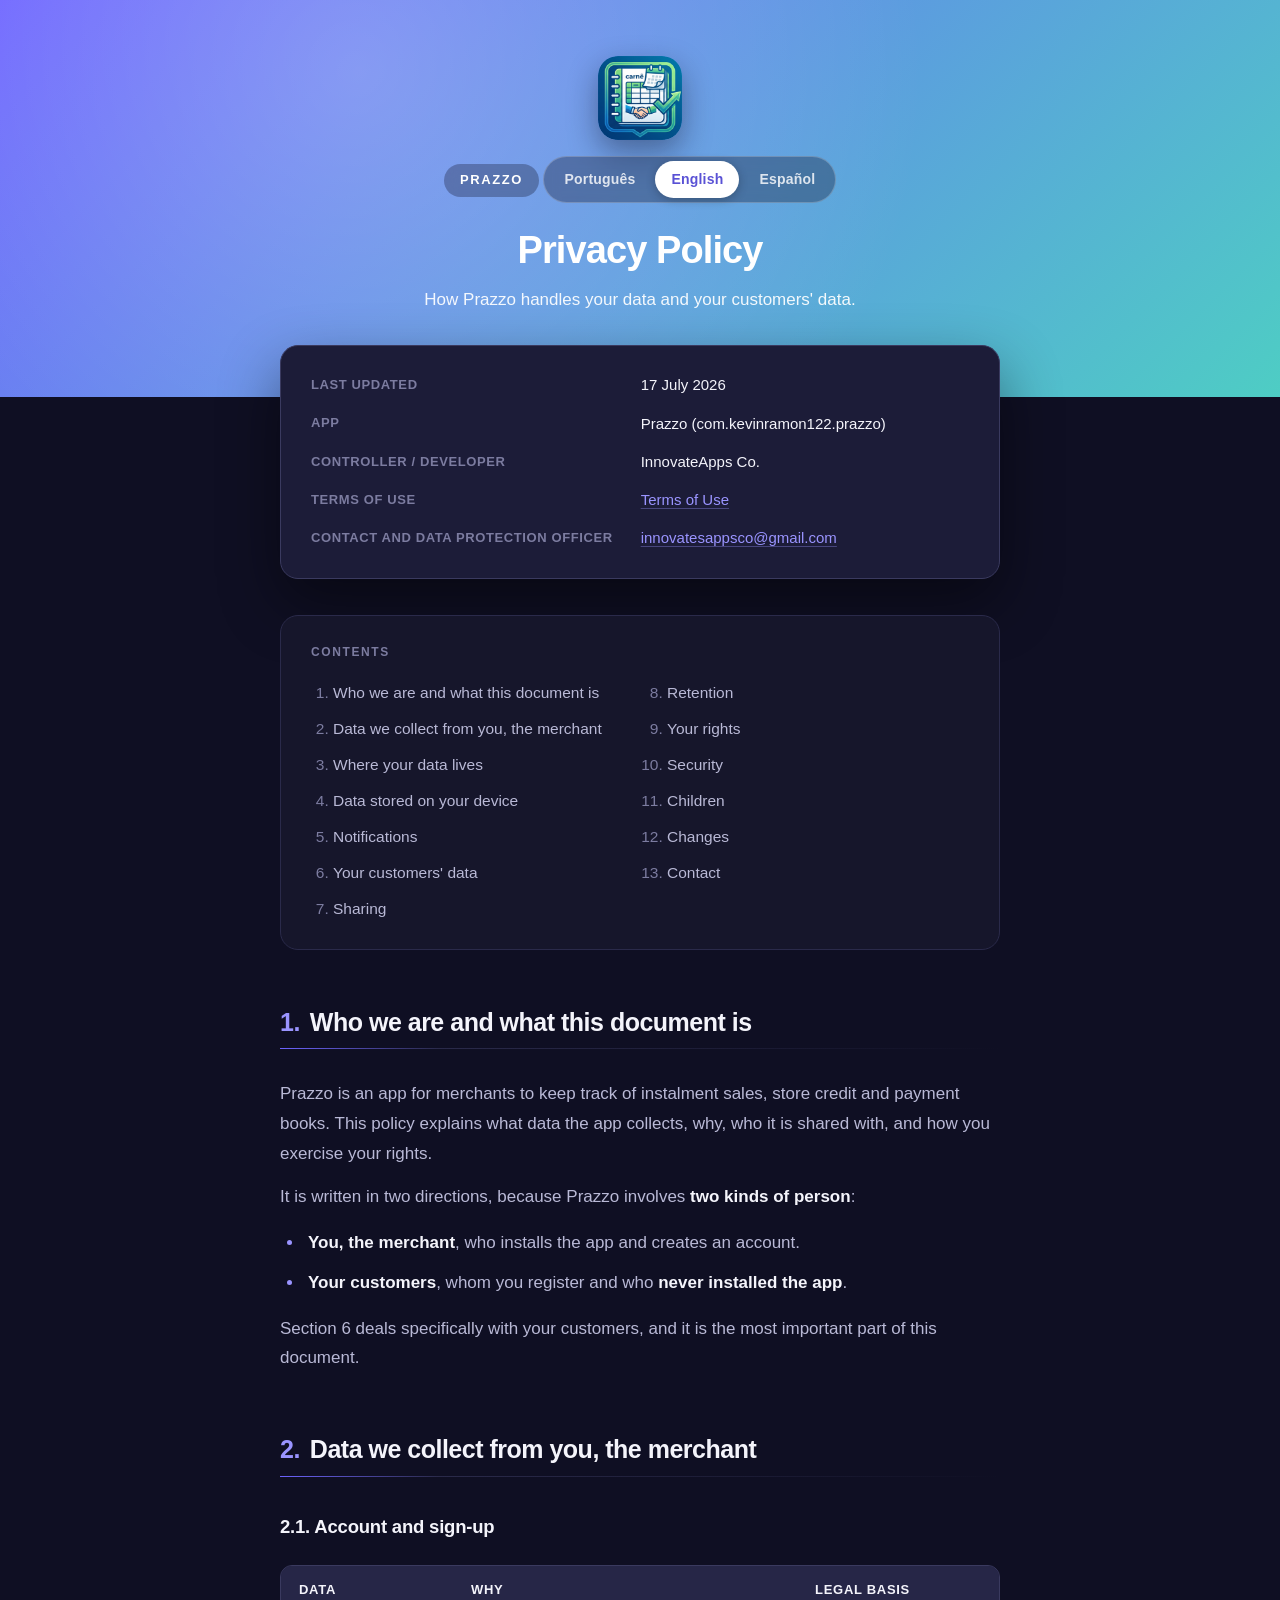
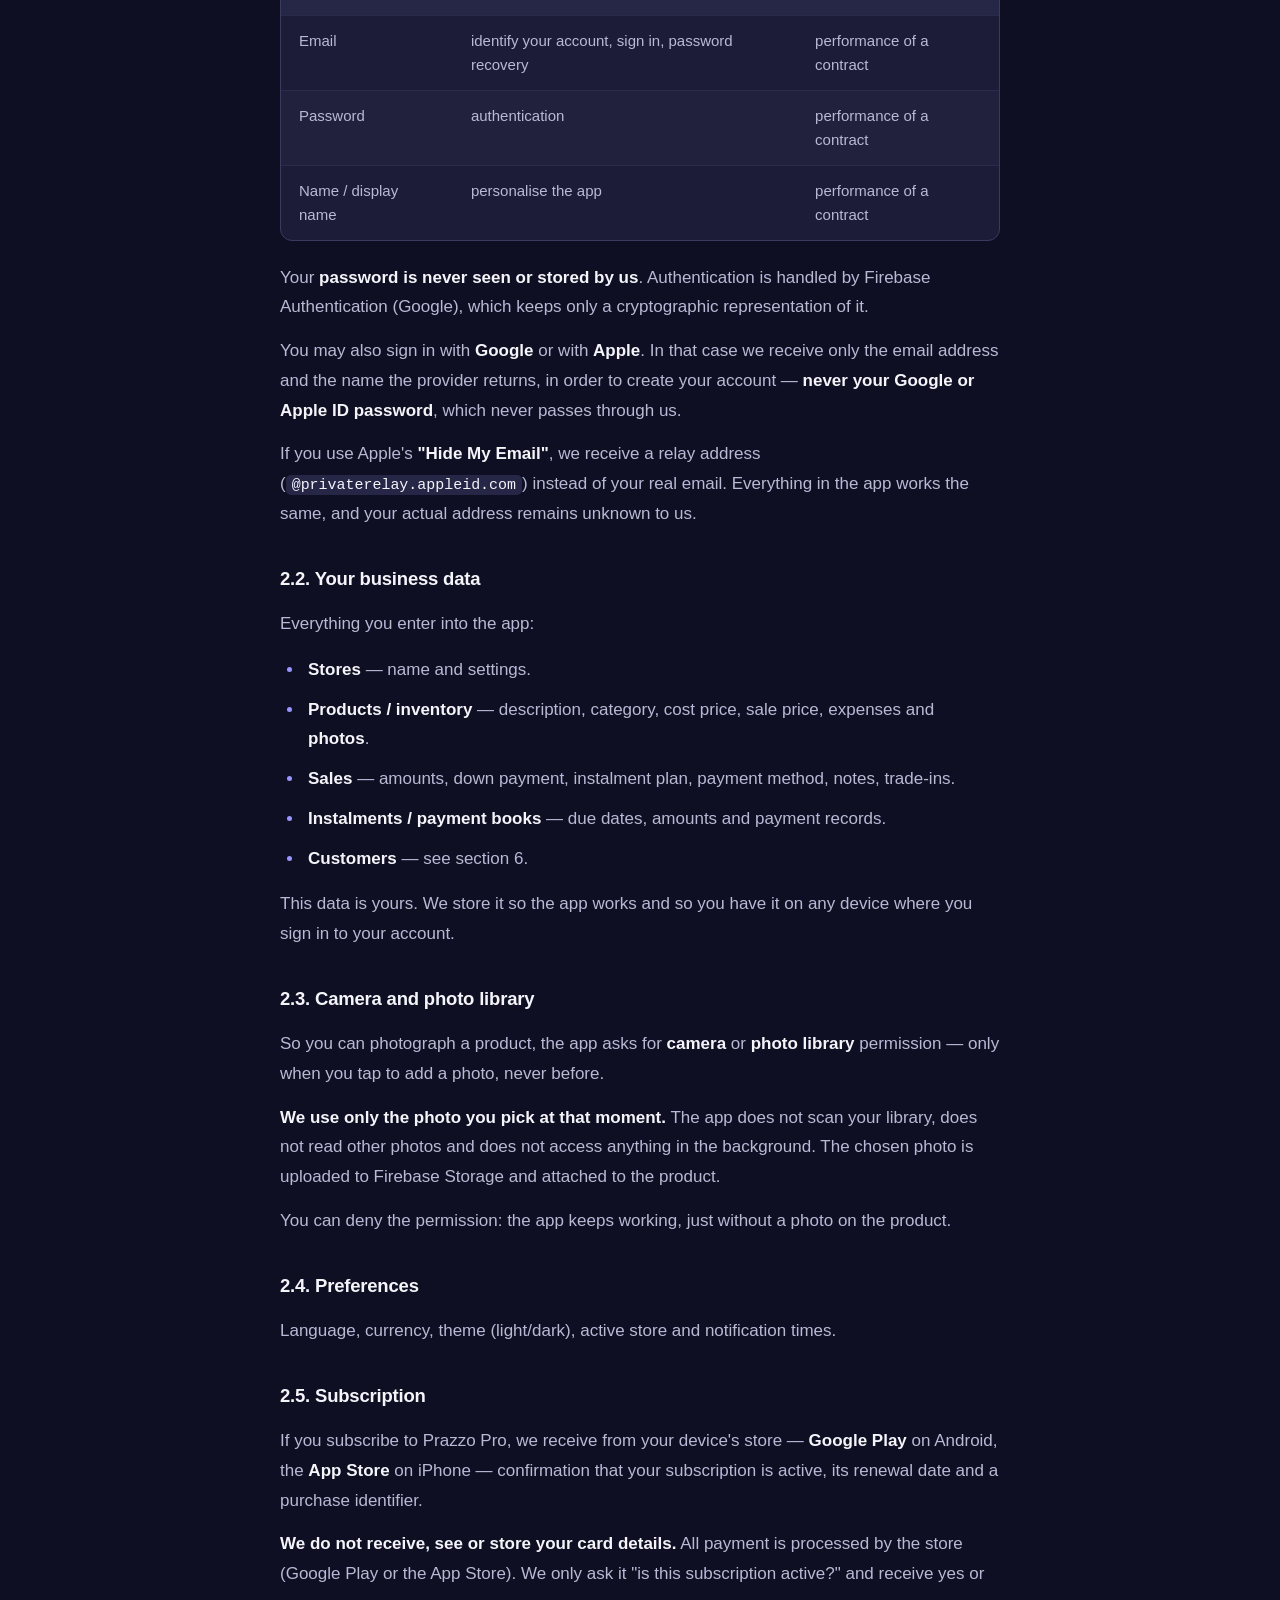
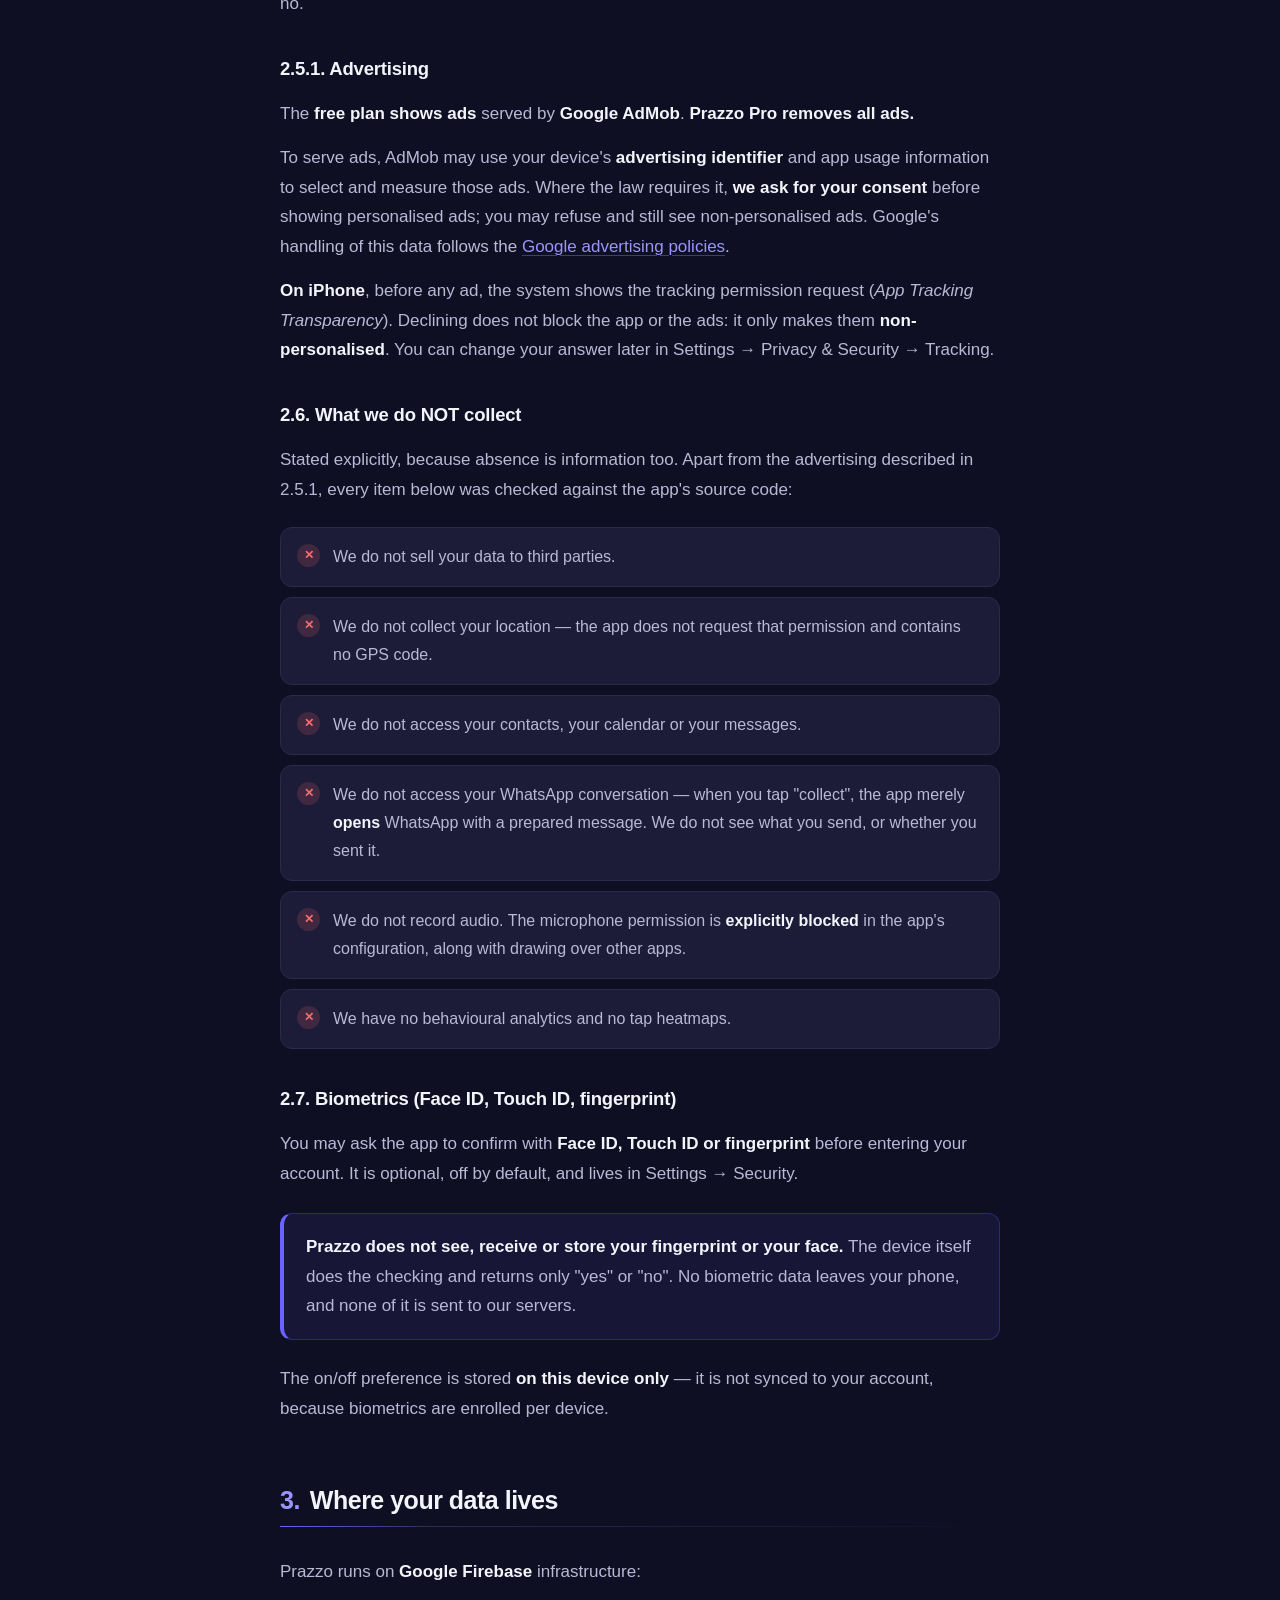
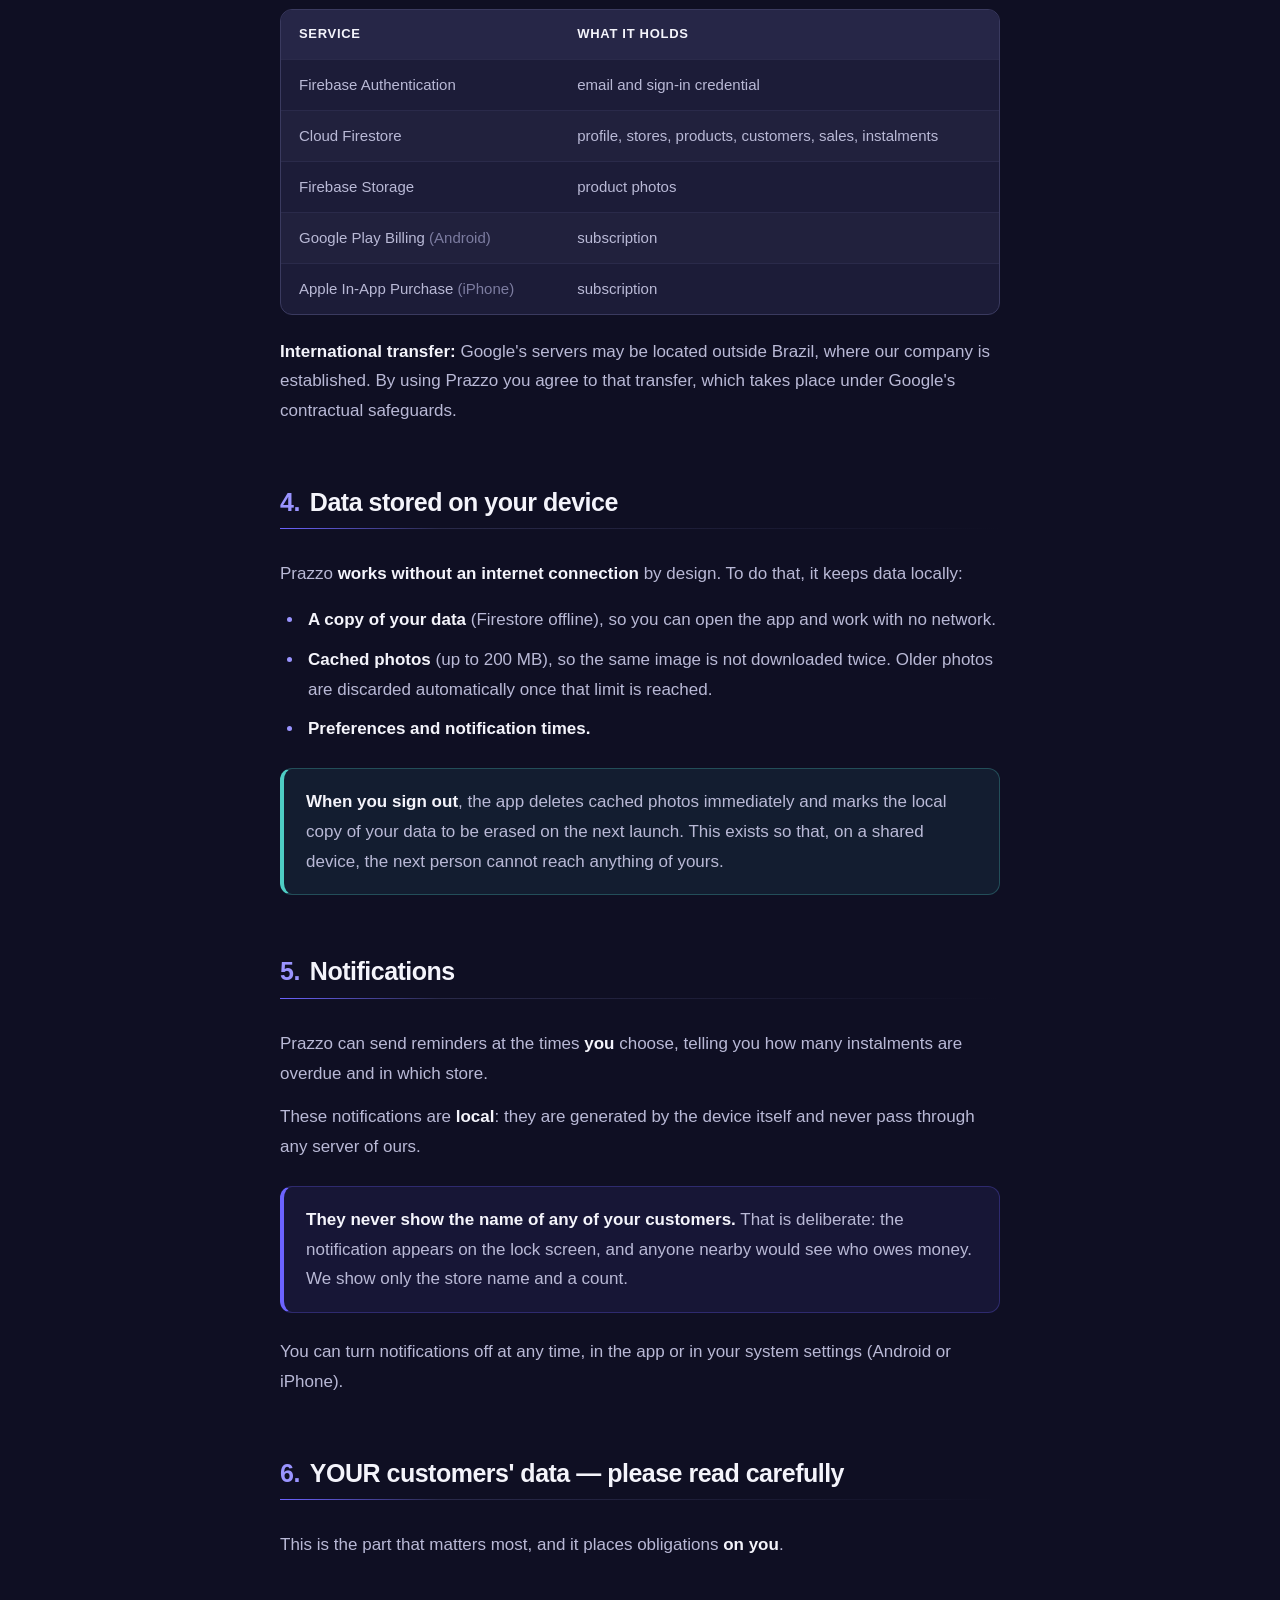
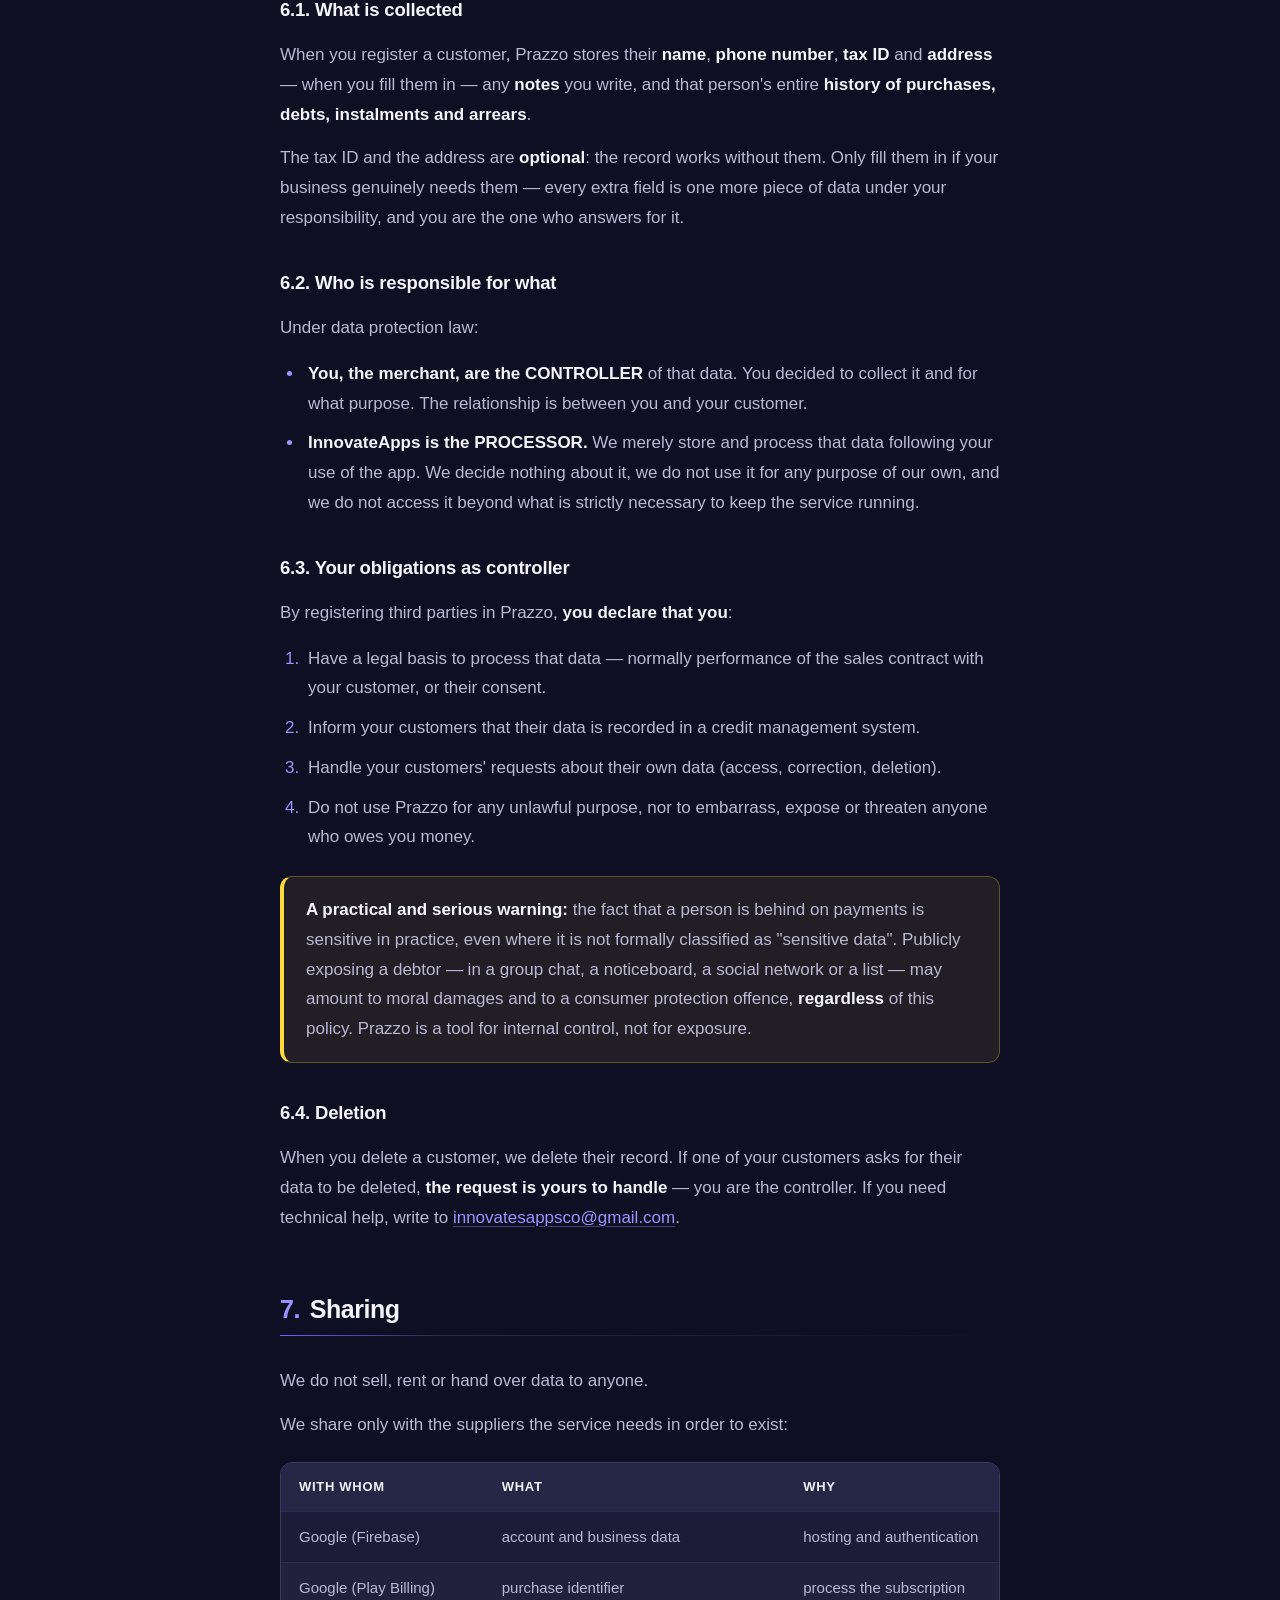
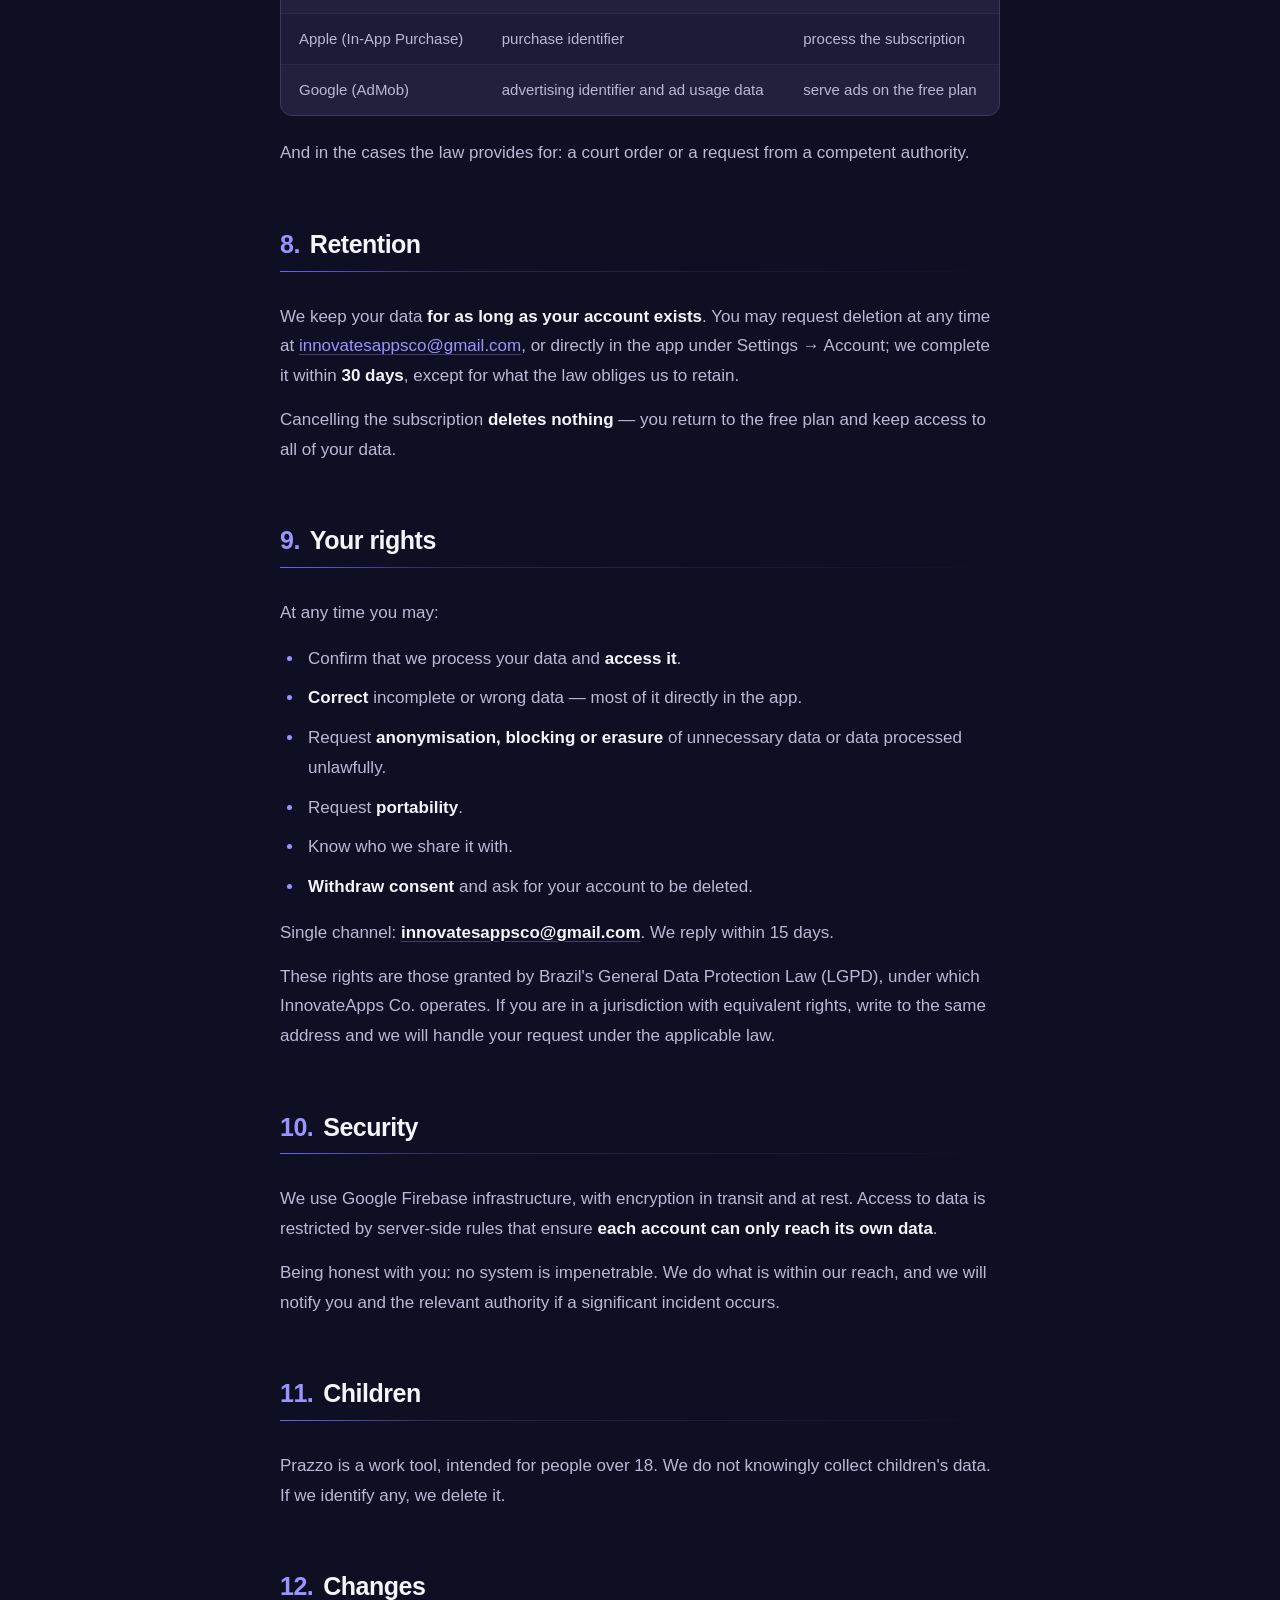
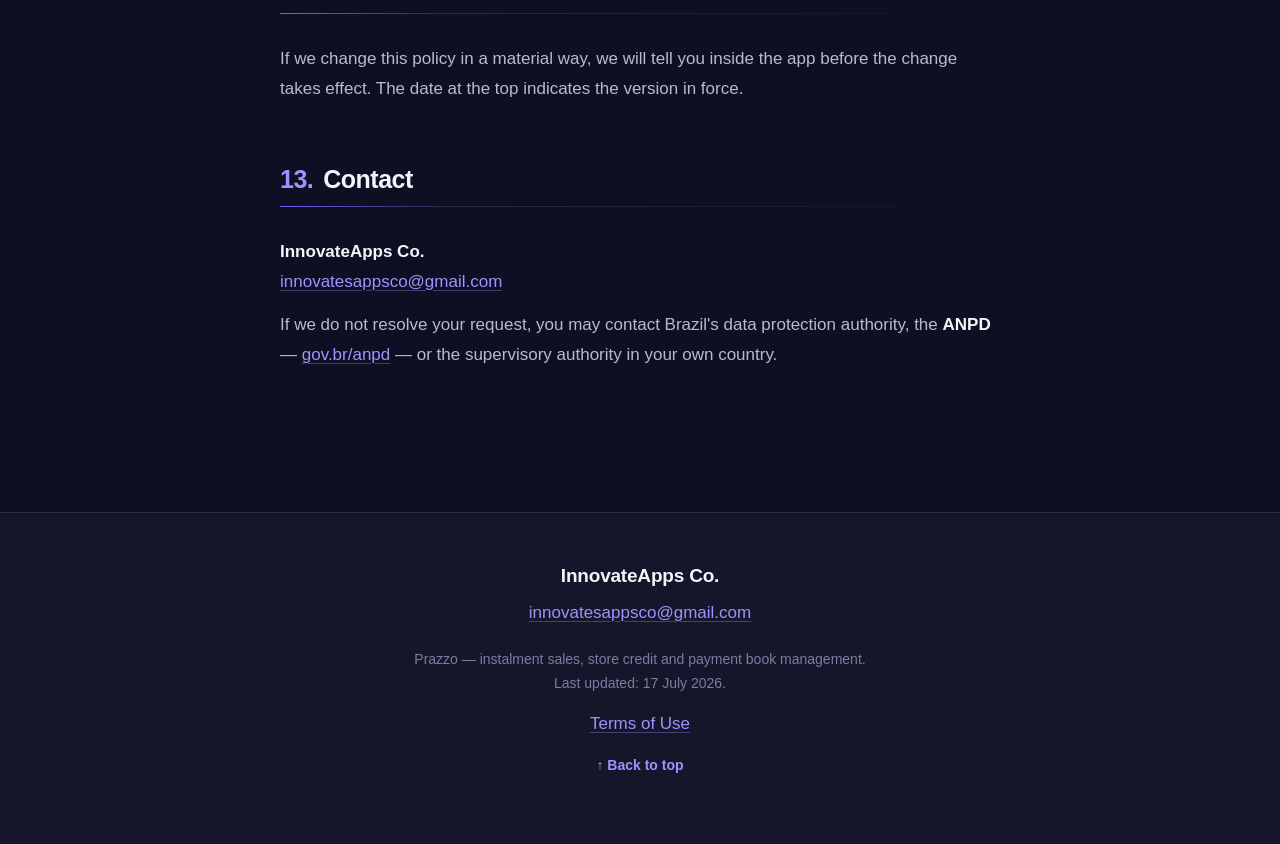
<file: index.html>
<!DOCTYPE html>
<html lang="pt-BR">
<head>
    <meta charset="UTF-8" />
    <meta name="viewport" content="width=device-width, initial-scale=1.0" />
    <meta name="robots" content="index, follow" />
    <meta name="description" content="Política de Privacidade do aplicativo Prazzo (português, inglês e espanhol) — controle de vendas a prazo, fiado e carnê. InnovateApps Co." />
    <title>Política de Privacidade — Privacy Policy — Política de Privacidad · Prazzo</title>

    <!--
      No <head> e antes da folha de estilo, de proposito: marca o idioma ativo
      ANTES da primeira pintura. Feito depois, a pagina apareceria em portugues
      por um instante e trocaria na frente do leitor.
    -->
    <script>
        (function () {
            var el = document.documentElement;
            el.className += ' js';
            var escolhido = null;
            try {
                escolhido = localStorage.getItem('prazzo-lang');
            } catch (e) {
                /* navegador com armazenamento bloqueado: segue pelo idioma do sistema */
            }
            var lang = escolhido || (navigator.language || 'pt').slice(0, 2).toLowerCase();
            // Idioma que nao falamos cai no ingles, nao no portugues: quem chega
            // de fora tem mais chance de ler ingles.
            if (['pt', 'en', 'es'].indexOf(lang) < 0) lang = 'en';
            el.setAttribute('data-active-lang', lang);
            el.setAttribute('lang', lang === 'pt' ? 'pt-BR' : lang);
        })();
    </script>

    <link rel="stylesheet" href="styles.css" />
    <link rel="icon" href="icon.png" type="image/png" />
    <link rel="apple-touch-icon" href="icon.png" />
</head>
<body>
    <header class="hero" id="top">
        <img class="hero-icon" src="icon.png" alt="Prazzo" width="84" height="84" />
        <span class="hero-badge">Prazzo</span>
        <nav class="lang-switch" aria-label="Idioma / Language / Idioma">
            <button type="button" data-set-lang="pt" aria-pressed="false">Português</button>
            <button type="button" data-set-lang="en" aria-pressed="false">English</button>
            <button type="button" data-set-lang="es" aria-pressed="false">Español</button>
        </nav>
        <div data-lang="pt">
            <h1>Política de Privacidade</h1>
            <p>Como o Prazzo trata os seus dados e os dos seus clientes.</p>
        </div>
        <div data-lang="en">
            <h1>Privacy Policy</h1>
            <p>How Prazzo handles your data and your customers' data.</p>
        </div>
        <div data-lang="es">
            <h1>Política de Privacidad</h1>
            <p>Cómo Prazzo trata tus datos y los de tus clientes.</p>
        </div>
    </header>

    <div data-lang="pt">
        <main class="container">
        <div class="meta-card">
            <dl class="meta-grid">
                <dt>Última atualização</dt>
                <dd>17 de julho de 2026</dd>
                <dt>Aplicativo</dt>
                <dd>Prazzo (com.kevinramon122.prazzo)</dd>
                <dt>Controlador / desenvolvedor</dt>
                <dd>InnovateApps Co.</dd>
                <dt>Termos de Uso</dt>
                    <dd><a href="termos.html">Termos de Uso</a></dd>
                    <dt>Contato e encarregado (DPO)</dt>
                <dd><a href="mailto:innovatesappsco@gmail.com">innovatesappsco@gmail.com</a></dd>
            </dl>
        </div>

        <nav class="toc" aria-label="Sumário">
            <h2>Sumário</h2>
            <ol>
                <li><a href="#pt-s1">Quem somos e o que é este documento</a></li>
                <li><a href="#pt-s2">Dados que coletamos de você, lojista</a></li>
                <li><a href="#pt-s3">Onde seus dados ficam</a></li>
                <li><a href="#pt-s4">Dados guardados no seu aparelho</a></li>
                <li><a href="#pt-s5">Notificações</a></li>
                <li><a href="#pt-s6">Os dados dos seus clientes</a></li>
                <li><a href="#pt-s7">Compartilhamento</a></li>
                <li><a href="#pt-s8">Retenção</a></li>
                <li><a href="#pt-s9">Seus direitos (LGPD)</a></li>
                <li><a href="#pt-s10">Segurança</a></li>
                <li><a href="#pt-s11">Crianças</a></li>
                <li><a href="#pt-s12">Mudanças</a></li>
                <li><a href="#pt-s13">Contato</a></li>
            </ol>
        </nav>

        <section id="pt-s1">
            <h2 class="section-title"><span class="num">1.</span>Quem somos e o que é este documento</h2>
            <hr class="section-divider" />
            <p>O Prazzo é um aplicativo para lojistas controlarem vendas a prazo, fiado e carnê. Esta política explica quais dados o aplicativo coleta, por que, com quem compartilha e como você exerce seus direitos.</p>
            <p>Ela é escrita em duas direções, porque o Prazzo tem <strong>dois tipos de pessoa</strong> envolvidos:</p>
            <ul class="clean">
                <li><strong>Você, lojista</strong>, que instala o aplicativo e cria uma conta.</li>
                <li><strong>Seus clientes</strong>, que você cadastra e que <strong>nunca instalaram o aplicativo</strong>.</li>
            </ul>
            <p>A seção 6 trata especificamente dos seus clientes, e é a parte mais importante deste documento.</p>
        </section>

        <section id="pt-s2">
            <h2 class="section-title"><span class="num">2.</span>Dados que coletamos de você, lojista</h2>
            <hr class="section-divider" />

            <h3>2.1. Cadastro e conta</h3>
            <div class="table-wrap">
                <table>
                    <thead>
                        <tr><th>Dado</th><th>Para quê</th><th>Base legal (LGPD)</th></tr>
                    </thead>
                    <tbody>
                        <tr><td>E-mail</td><td>identificar sua conta, login, recuperação de senha</td><td>execução de contrato (art. 7º, V)</td></tr>
                        <tr><td>Senha</td><td>autenticação</td><td>execução de contrato</td></tr>
                        <tr><td>Nome / nome de exibição</td><td>personalizar o aplicativo</td><td>execução de contrato</td></tr>
                    </tbody>
                </table>
            </div>
            <p>Sua <strong>senha nunca é vista nem armazenada por nós</strong>. A autenticação é feita pelo Firebase Authentication (Google), que guarda apenas uma representação criptográfica dela.</p>
            <p>Você também pode entrar com <strong>Google</strong> ou com <strong>Apple</strong>. Nesse caso recebemos apenas o e-mail e o nome que o provedor devolve, para criar sua conta — <strong>nunca a sua senha</strong> do Google ou do Apple ID, que não passa por nós.</p>
            <p>Se você usar o <strong>"Ocultar meu e-mail"</strong> da Apple, recebemos um endereço de redirecionamento (<code>@privaterelay.appleid.com</code>) em vez do seu e-mail real. Tudo no aplicativo funciona igual, e o seu endereço verdadeiro continua desconhecido para nós.</p>

            <h3>2.2. Dados do seu negócio</h3>
            <p>Tudo o que você cadastra no aplicativo:</p>
            <ul class="clean">
                <li><strong>Lojas</strong> — nome e configurações.</li>
                <li><strong>Produtos / estoque</strong> — descrição, categoria, preço de custo, preço de venda, despesas e <strong>fotos</strong>.</li>
                <li><strong>Vendas</strong> — valores, entrada, parcelamento, forma de pagamento, observações, trocas.</li>
                <li><strong>Parcelas / carnês</strong> — vencimentos, valores e baixas de pagamento.</li>
                <li><strong>Clientes</strong> — ver seção 6.</li>
            </ul>
            <p>Esses dados são seus. Nós os armazenamos para que o aplicativo funcione e para que você os tenha em qualquer aparelho onde entrar na sua conta.</p>

            <h3>2.3. Câmera e galeria de fotos</h3>
            <p>Para você fotografar um produto, o aplicativo pede permissão de <strong>câmera</strong> ou de <strong>galeria</strong> — só quando você toca em adicionar foto, nunca antes.</p>
            <p><strong>Usamos apenas a foto que você escolher naquele momento.</strong> O aplicativo não varre sua galeria, não lê outras fotos e não acessa nada em segundo plano. A foto escolhida é enviada para o Firebase Storage e vinculada ao produto.</p>
            <p>Você pode negar a permissão: o aplicativo continua funcionando, só sem foto no produto.</p>

            <h3>2.4. Preferências</h3>
            <p>Idioma, moeda, tema (claro/escuro), loja ativa e horários de notificação.</p>

            <h3>2.5. Assinatura</h3>
            <p>Se você assinar o Prazzo Pro, recebemos da loja do seu aparelho — <strong>Google Play</strong> no Android, <strong>App Store</strong> no iPhone — a confirmação de que sua assinatura está ativa, sua data de renovação e um identificador da compra.</p>
            <p><strong>Não recebemos, não vemos e não armazenamos os dados do seu cartão.</strong> Todo o pagamento é processado pela loja (Google Play ou App Store). Nós só perguntamos a ela "esta assinatura está ativa?" e recebemos sim ou não.</p>

            <h3>2.5.1. Publicidade</h3>
            <p>O <strong>plano gratuito exibe anúncios</strong> fornecidos pelo <strong>Google AdMob</strong>. O <strong>Prazzo Pro remove todos os anúncios</strong>.</p>
            <p>Para exibir anúncios, o AdMob pode usar o <strong>identificador de publicidade do seu aparelho (Advertising ID)</strong> e informações de uso do aplicativo para selecionar e medir os anúncios. Onde a lei exige (LGPD e regras da União Europeia), <strong>pedimos seu consentimento</strong> antes de exibir anúncios personalizados; você pode recusar e ainda assim ver anúncios não personalizados. O tratamento desses dados pelo Google segue as <a href="https://policies.google.com/technologies/ads" target="_blank" rel="noopener">políticas de publicidade do Google</a>.</p>
            <p><strong>No iPhone</strong>, antes de qualquer anúncio, o sistema exibe o pedido de permissão de rastreamento (<em>App Tracking Transparency</em>). Recusar não bloqueia o aplicativo nem os anúncios: apenas os torna <strong>não personalizados</strong>. Você pode mudar a resposta depois em Ajustes → Privacidade e Segurança → Rastreamento.</p>

            <h3>2.6. O que NÃO coletamos</h3>
            <p>Para ser explícito, porque a ausência também informa. Fora dos anúncios descritos em 2.5.1, cada item abaixo foi conferido no código do aplicativo:</p>
            <ul class="no-list">
                <li>Não vendemos seus dados a terceiros.</li>
                <li>Não coletamos sua localização — o aplicativo não pede essa permissão e não tem código de GPS.</li>
                <li>Não acessamos seus contatos, sua agenda nem suas mensagens.</li>
                <li>Não acessamos sua conversa de WhatsApp — quando você toca em "cobrar", o aplicativo apenas <strong>abre</strong> o WhatsApp com um texto pronto. Nós não vemos o que você envia nem se enviou.</li>
                <li>Não gravamos áudio. A permissão de microfone é <strong>explicitamente bloqueada</strong> na configuração do aplicativo, junto com a de sobrepor outras telas.</li>
                <li>Não temos analytics de comportamento nem mapa de calor de toques.</li>
            </ul>

            <h3>2.7. Biometria (Face ID, Touch ID, digital)</h3>
            <p>Você pode pedir que o aplicativo confirme com <strong>Face ID, Touch ID ou digital</strong> antes de entrar na sua conta. É opcional, vem desligado, e fica em Configurações → Segurança.</p>
            <div class="callout">
                <p><strong>O Prazzo não vê, não recebe e não armazena sua digital nem seu rosto.</strong> Quem confere é o próprio aparelho, e ele nos devolve apenas "sim" ou "não". Nenhum dado biométrico sai do seu celular, e nada disso é enviado para os nossos servidores.</p>
            </div>
            <p>A preferência de ligado/desligado fica gravada <strong>somente neste aparelho</strong> — ela não é sincronizada com a sua conta, porque a biometria é cadastrada por aparelho.</p>
        </section>

        <section id="pt-s3">
            <h2 class="section-title"><span class="num">3.</span>Onde seus dados ficam</h2>
            <hr class="section-divider" />
            <p>O Prazzo usa a infraestrutura do <strong>Google Firebase</strong>:</p>
            <div class="table-wrap">
                <table>
                    <thead>
                        <tr><th>Serviço</th><th>O que guarda</th></tr>
                    </thead>
                    <tbody>
                        <tr><td>Firebase Authentication</td><td>e-mail e credencial de acesso</td></tr>
                        <tr><td>Cloud Firestore</td><td>perfil, lojas, produtos, clientes, vendas, parcelas</td></tr>
                        <tr><td>Firebase Storage</td><td>fotos de produtos</td></tr>
                        <tr><td>Google Play Billing <span class="muted">(Android)</span></td><td>assinatura</td></tr>
                        <tr><td>In-App Purchase da Apple <span class="muted">(iPhone)</span></td><td>assinatura</td></tr>
                    </tbody>
                </table>
            </div>
            <p><strong>Transferência internacional:</strong> os servidores do Google podem estar fora do Brasil. Ao usar o Prazzo você concorda com essa transferência, que ocorre sob as salvaguardas contratuais do Google (art. 33 da LGPD).</p>
        </section>

        <section id="pt-s4">
            <h2 class="section-title"><span class="num">4.</span>Dados guardados no seu aparelho</h2>
            <hr class="section-divider" />
            <p>O Prazzo <strong>funciona sem internet</strong> por escolha de projeto. Para isso, ele guarda dados localmente:</p>
            <ul class="clean">
                <li><strong>Cópia dos seus dados</strong> (Firestore offline), para você abrir o aplicativo e trabalhar sem rede.</li>
                <li><strong>Fotos em cache</strong> (até 200 MB), para não rebaixar a mesma imagem toda vez. Fotos antigas são descartadas automaticamente quando esse limite é atingido.</li>
                <li><strong>Preferências e horários de notificação.</strong></li>
            </ul>
            <div class="callout info">
                <p><strong>Ao sair da sua conta</strong>, o aplicativo apaga as fotos em cache imediatamente e marca a cópia local dos dados para ser apagada na próxima abertura. Isso existe para que, num aparelho compartilhado, o próximo usuário não alcance nada seu.</p>
            </div>
        </section>

        <section id="pt-s5">
            <h2 class="section-title"><span class="num">5.</span>Notificações</h2>
            <hr class="section-divider" />
            <p>O Prazzo pode enviar lembretes nos horários que <strong>você</strong> escolher, avisando quantas parcelas estão atrasadas e em qual loja.</p>
            <p>Essas notificações são <strong>locais</strong>: são geradas pelo próprio aparelho, não passam por nenhum servidor nosso.</p>
            <div class="callout">
                <p><strong>Elas nunca mostram o nome de nenhum cliente seu.</strong> Isso é deliberado: a notificação aparece na tela de bloqueio, e quem estiver por perto veria quem está devendo. Mostramos apenas o nome da loja e a quantidade.</p>
            </div>
            <p>Você pode desligar as notificações a qualquer momento, no aplicativo ou nas configurações do sistema (Android ou iPhone).</p>
        </section>

        <section id="pt-s6">
            <h2 class="section-title"><span class="num">6.</span>Os dados dos SEUS clientes — leia com atenção</h2>
            <hr class="section-divider" />
            <p>Esta é a parte que mais importa, e ela impõe obrigações <strong>a você</strong>.</p>

            <h3>6.1. O que é coletado</h3>
            <p>Quando você cadastra um cliente, o Prazzo armazena o <strong>nome</strong>, o <strong>telefone</strong>, o <strong>CPF</strong> e o <strong>endereço</strong> — quando você os preenche —, eventuais <strong>observações</strong> que você escrever e todo o <strong>histórico de compras, dívidas, parcelas e atrasos</strong> daquela pessoa.</p>
            <p>CPF e endereço são <strong>opcionais</strong>: o cadastro funciona sem eles. Só preencha se o seu negócio realmente precisar — cada campo a mais é um dado a mais sob a sua responsabilidade, e é você quem responde por ele.</p>

            <h3>6.2. Quem é responsável pelo quê</h3>
            <p>Perante a LGPD:</p>
            <ul class="clean">
                <li><strong>Você, lojista, é o CONTROLADOR</strong> desses dados. Foi você quem decidiu coletá-los e para quê. A relação é entre você e o seu cliente.</li>
                <li><strong>A InnovateApps é a OPERADORA.</strong> Nós apenas armazenamos e processamos esses dados seguindo o seu uso do aplicativo. Nós não decidimos nada sobre eles, não os usamos para nenhuma finalidade própria e não os acessamos, salvo o estritamente necessário para manter o serviço no ar.</li>
            </ul>

            <h3>6.3. Suas obrigações como controlador</h3>
            <p>Ao cadastrar terceiros no Prazzo, <strong>você declara que</strong>:</p>
            <ol class="clean">
                <li>Tem base legal para tratar aqueles dados — normalmente a execução do contrato de compra e venda com o seu cliente, ou o consentimento dele.</li>
                <li>Informa aos seus clientes que os dados deles estão registrados num sistema de controle de crediário.</li>
                <li>Atende os pedidos dos seus clientes sobre os dados deles (acesso, correção, exclusão).</li>
                <li>Não usa o Prazzo para nenhuma finalidade ilícita, nem para constranger, expor ou ameaçar quem lhe deve.</li>
            </ol>
            <div class="callout warn">
                <p><strong>Um alerta prático e sério:</strong> a informação de que uma pessoa está inadimplente é sensível na prática, mesmo não sendo "dado sensível" no sentido literal do art. 5º, II. Expor um devedor publicamente — em grupo, mural, rede social ou lista — pode configurar dano moral e infração ao Código de Defesa do Consumidor, <strong>independentemente</strong> desta política. O Prazzo é ferramenta de controle interno, não de exposição.</p>
            </div>

            <h3>6.4. Exclusão</h3>
            <p>Quando você apaga um cliente, apagamos o registro dele. Se um cliente seu pedir a exclusão dos dados, <strong>o pedido é seu para atender</strong> — você é o controlador. Se precisar de ajuda técnica, escreva para <a href="mailto:innovatesappsco@gmail.com">innovatesappsco@gmail.com</a>.</p>
        </section>

        <section id="pt-s7">
            <h2 class="section-title"><span class="num">7.</span>Compartilhamento</h2>
            <hr class="section-divider" />
            <p>Não vendemos, não alugamos e não cedemos dados a ninguém.</p>
            <p>Compartilhamos apenas com os fornecedores necessários para o serviço existir:</p>
            <div class="table-wrap">
                <table>
                    <thead>
                        <tr><th>Com quem</th><th>O quê</th><th>Por quê</th></tr>
                    </thead>
                    <tbody>
                        <tr><td>Google (Firebase)</td><td>dados de conta e do negócio</td><td>hospedagem e autenticação</td></tr>
                        <tr><td>Google (Play Billing)</td><td>identificador da compra</td><td>processar a assinatura</td></tr>
                        <tr><td>Apple (In-App Purchase)</td><td>identificador da compra</td><td>processar a assinatura</td></tr>
                        <tr><td>Google (AdMob)</td><td>identificador de publicidade e dados de uso dos anúncios</td><td>exibir anúncios no plano gratuito</td></tr>
                    </tbody>
                </table>
            </div>
            <p>E nas hipóteses legais: ordem judicial ou requisição de autoridade competente.</p>
        </section>

        <section id="pt-s8">
            <h2 class="section-title"><span class="num">8.</span>Retenção</h2>
            <hr class="section-divider" />
            <p>Mantemos seus dados <strong>enquanto sua conta existir</strong>. Você pode pedir a exclusão a qualquer momento pelo <a href="mailto:innovatesappsco@gmail.com">innovatesappsco@gmail.com</a>, ou diretamente no aplicativo em Configurações → Conta; concluímos em até <strong>30 dias</strong>, salvo o que a lei nos obrigue a reter.</p>
            <p>Cancelar a assinatura <strong>não apaga nada</strong> — você volta ao plano gratuito e continua com acesso a todos os seus dados.</p>
        </section>

        <section id="pt-s9">
            <h2 class="section-title"><span class="num">9.</span>Seus direitos (LGPD, art. 18)</h2>
            <hr class="section-divider" />
            <p>Você pode, a qualquer momento:</p>
            <ul class="clean">
                <li>Confirmar que tratamos seus dados e <strong>acessá-los</strong>.</li>
                <li><strong>Corrigir</strong> dados incompletos ou errados — a maior parte direto no aplicativo.</li>
                <li>Pedir <strong>anonimização, bloqueio ou eliminação</strong> de dados desnecessários ou tratados em desconformidade.</li>
                <li>Pedir a <strong>portabilidade</strong>.</li>
                <li>Saber com quem compartilhamos.</li>
                <li><strong>Revogar consentimento</strong> e pedir a exclusão da conta.</li>
            </ul>
            <p>Canal único: <a href="mailto:innovatesappsco@gmail.com"><strong>innovatesappsco@gmail.com</strong></a>. Respondemos em até 15 dias.</p>
        </section>

        <section id="pt-s10">
            <h2 class="section-title"><span class="num">10.</span>Segurança</h2>
            <hr class="section-divider" />
            <p>Usamos a infraestrutura do Google Firebase, com criptografia em trânsito e em repouso. O acesso aos dados é restrito por regras de servidor que garantem que <strong>cada conta só alcança os próprios dados</strong>.</p>
            <p>Sendo honesto com você, como manda o art. 6º, VI: nenhum sistema é inviolável. Fazemos o que está ao nosso alcance e comunicaremos você e a ANPD se ocorrer incidente relevante.</p>
        </section>

        <section id="pt-s11">
            <h2 class="section-title"><span class="num">11.</span>Crianças</h2>
            <hr class="section-divider" />
            <p>O Prazzo é uma ferramenta de trabalho, destinada a maiores de 18 anos. Não coletamos dados de crianças conscientemente. Se identificarmos isso, apagamos.</p>
        </section>

        <section id="pt-s12">
            <h2 class="section-title"><span class="num">12.</span>Mudanças</h2>
            <hr class="section-divider" />
            <p>Se mudarmos esta política de forma relevante, avisaremos dentro do aplicativo antes de a mudança valer. A data no topo indica a versão vigente.</p>
        </section>

        <section id="pt-s13">
            <h2 class="section-title"><span class="num">13.</span>Contato</h2>
            <hr class="section-divider" />
            <p><strong>InnovateApps Co.</strong><br /><a href="mailto:innovatesappsco@gmail.com">innovatesappsco@gmail.com</a></p>
            <p>Se não resolvermos, você pode acionar a <strong>Autoridade Nacional de Proteção de Dados (ANPD)</strong> — <a href="https://www.gov.br/anpd" target="_blank" rel="noopener">gov.br/anpd</a>.</p>
        </section>
    </main>

        <footer>
        <div class="footer-inner">
            <div class="footer-company">InnovateApps Co.</div>
            <div><a href="mailto:innovatesappsco@gmail.com">innovatesappsco@gmail.com</a></div>
            <p class="footer-muted">Prazzo — controle de vendas a prazo, fiado e carnê.<br />Última atualização: 17 de julho de 2026.</p>
            <div><a href="termos.html">Termos de Uso</a></div>
            <a class="back-top" href="#top">↑ Voltar ao topo</a>
        </div>
    </footer>
    </div>

    <div data-lang="en">
        <main class="container">
        <div class="meta-card">
            <dl class="meta-grid">
                <dt>Last updated</dt>
                <dd>17 July 2026</dd>
                <dt>App</dt>
                <dd>Prazzo (com.kevinramon122.prazzo)</dd>
                <dt>Controller / developer</dt>
                <dd>InnovateApps Co.</dd>
                <dt>Terms of Use</dt>
                <dd><a href="termos.html">Terms of Use</a></dd>
                <dt>Contact and Data Protection Officer</dt>
                <dd><a href="mailto:innovatesappsco@gmail.com">innovatesappsco@gmail.com</a></dd>
            </dl>
        </div>

        <nav class="toc" aria-label="Contents">
            <h2>Contents</h2>
            <ol>
                <li><a href="#en-s1">Who we are and what this document is</a></li>
                <li><a href="#en-s2">Data we collect from you, the merchant</a></li>
                <li><a href="#en-s3">Where your data lives</a></li>
                <li><a href="#en-s4">Data stored on your device</a></li>
                <li><a href="#en-s5">Notifications</a></li>
                <li><a href="#en-s6">Your customers' data</a></li>
                <li><a href="#en-s7">Sharing</a></li>
                <li><a href="#en-s8">Retention</a></li>
                <li><a href="#en-s9">Your rights</a></li>
                <li><a href="#en-s10">Security</a></li>
                <li><a href="#en-s11">Children</a></li>
                <li><a href="#en-s12">Changes</a></li>
                <li><a href="#en-s13">Contact</a></li>
            </ol>
        </nav>

        <section id="en-s1">
            <h2 class="section-title"><span class="num">1.</span>Who we are and what this document is</h2>
            <hr class="section-divider" />
            <p>Prazzo is an app for merchants to keep track of instalment sales, store credit and payment books. This policy explains what data the app collects, why, who it is shared with, and how you exercise your rights.</p>
            <p>It is written in two directions, because Prazzo involves <strong>two kinds of person</strong>:</p>
            <ul class="clean">
                <li><strong>You, the merchant</strong>, who installs the app and creates an account.</li>
                <li><strong>Your customers</strong>, whom you register and who <strong>never installed the app</strong>.</li>
            </ul>
            <p>Section 6 deals specifically with your customers, and it is the most important part of this document.</p>
        </section>

        <section id="en-s2">
            <h2 class="section-title"><span class="num">2.</span>Data we collect from you, the merchant</h2>
            <hr class="section-divider" />

            <h3>2.1. Account and sign-up</h3>
            <div class="table-wrap">
                <table>
                    <thead>
                        <tr><th>Data</th><th>Why</th><th>Legal basis</th></tr>
                    </thead>
                    <tbody>
                        <tr><td>Email</td><td>identify your account, sign in, password recovery</td><td>performance of a contract</td></tr>
                        <tr><td>Password</td><td>authentication</td><td>performance of a contract</td></tr>
                        <tr><td>Name / display name</td><td>personalise the app</td><td>performance of a contract</td></tr>
                    </tbody>
                </table>
            </div>
            <p>Your <strong>password is never seen or stored by us</strong>. Authentication is handled by Firebase Authentication (Google), which keeps only a cryptographic representation of it.</p>
            <p>You may also sign in with <strong>Google</strong> or with <strong>Apple</strong>. In that case we receive only the email address and the name the provider returns, in order to create your account — <strong>never your Google or Apple ID password</strong>, which never passes through us.</p>
            <p>If you use Apple's <strong>"Hide My Email"</strong>, we receive a relay address (<code>@privaterelay.appleid.com</code>) instead of your real email. Everything in the app works the same, and your actual address remains unknown to us.</p>

            <h3>2.2. Your business data</h3>
            <p>Everything you enter into the app:</p>
            <ul class="clean">
                <li><strong>Stores</strong> — name and settings.</li>
                <li><strong>Products / inventory</strong> — description, category, cost price, sale price, expenses and <strong>photos</strong>.</li>
                <li><strong>Sales</strong> — amounts, down payment, instalment plan, payment method, notes, trade-ins.</li>
                <li><strong>Instalments / payment books</strong> — due dates, amounts and payment records.</li>
                <li><strong>Customers</strong> — see section 6.</li>
            </ul>
            <p>This data is yours. We store it so the app works and so you have it on any device where you sign in to your account.</p>

            <h3>2.3. Camera and photo library</h3>
            <p>So you can photograph a product, the app asks for <strong>camera</strong> or <strong>photo library</strong> permission — only when you tap to add a photo, never before.</p>
            <p><strong>We use only the photo you pick at that moment.</strong> The app does not scan your library, does not read other photos and does not access anything in the background. The chosen photo is uploaded to Firebase Storage and attached to the product.</p>
            <p>You can deny the permission: the app keeps working, just without a photo on the product.</p>

            <h3>2.4. Preferences</h3>
            <p>Language, currency, theme (light/dark), active store and notification times.</p>

            <h3>2.5. Subscription</h3>
            <p>If you subscribe to Prazzo Pro, we receive from your device's store — <strong>Google Play</strong> on Android, the <strong>App Store</strong> on iPhone — confirmation that your subscription is active, its renewal date and a purchase identifier.</p>
            <p><strong>We do not receive, see or store your card details.</strong> All payment is processed by the store (Google Play or the App Store). We only ask it "is this subscription active?" and receive yes or no.</p>

            <h3>2.5.1. Advertising</h3>
            <p>The <strong>free plan shows ads</strong> served by <strong>Google AdMob</strong>. <strong>Prazzo Pro removes all ads.</strong></p>
            <p>To serve ads, AdMob may use your device's <strong>advertising identifier</strong> and app usage information to select and measure those ads. Where the law requires it, <strong>we ask for your consent</strong> before showing personalised ads; you may refuse and still see non-personalised ads. Google's handling of this data follows the <a href="https://policies.google.com/technologies/ads" target="_blank" rel="noopener">Google advertising policies</a>.</p>
            <p><strong>On iPhone</strong>, before any ad, the system shows the tracking permission request (<em>App Tracking Transparency</em>). Declining does not block the app or the ads: it only makes them <strong>non-personalised</strong>. You can change your answer later in Settings → Privacy &amp; Security → Tracking.</p>

            <h3>2.6. What we do NOT collect</h3>
            <p>Stated explicitly, because absence is information too. Apart from the advertising described in 2.5.1, every item below was checked against the app's source code:</p>
            <ul class="no-list">
                <li>We do not sell your data to third parties.</li>
                <li>We do not collect your location — the app does not request that permission and contains no GPS code.</li>
                <li>We do not access your contacts, your calendar or your messages.</li>
                <li>We do not access your WhatsApp conversation — when you tap "collect", the app merely <strong>opens</strong> WhatsApp with a prepared message. We do not see what you send, or whether you sent it.</li>
                <li>We do not record audio. The microphone permission is <strong>explicitly blocked</strong> in the app's configuration, along with drawing over other apps.</li>
                <li>We have no behavioural analytics and no tap heatmaps.</li>
            </ul>

            <h3>2.7. Biometrics (Face ID, Touch ID, fingerprint)</h3>
            <p>You may ask the app to confirm with <strong>Face ID, Touch ID or fingerprint</strong> before entering your account. It is optional, off by default, and lives in Settings → Security.</p>
            <div class="callout">
                <p><strong>Prazzo does not see, receive or store your fingerprint or your face.</strong> The device itself does the checking and returns only "yes" or "no". No biometric data leaves your phone, and none of it is sent to our servers.</p>
            </div>
            <p>The on/off preference is stored <strong>on this device only</strong> — it is not synced to your account, because biometrics are enrolled per device.</p>
        </section>

        <section id="en-s3">
            <h2 class="section-title"><span class="num">3.</span>Where your data lives</h2>
            <hr class="section-divider" />
            <p>Prazzo runs on <strong>Google Firebase</strong> infrastructure:</p>
            <div class="table-wrap">
                <table>
                    <thead>
                        <tr><th>Service</th><th>What it holds</th></tr>
                    </thead>
                    <tbody>
                        <tr><td>Firebase Authentication</td><td>email and sign-in credential</td></tr>
                        <tr><td>Cloud Firestore</td><td>profile, stores, products, customers, sales, instalments</td></tr>
                        <tr><td>Firebase Storage</td><td>product photos</td></tr>
                        <tr><td>Google Play Billing <span class="muted">(Android)</span></td><td>subscription</td></tr>
                        <tr><td>Apple In-App Purchase <span class="muted">(iPhone)</span></td><td>subscription</td></tr>
                    </tbody>
                </table>
            </div>
            <p><strong>International transfer:</strong> Google's servers may be located outside Brazil, where our company is established. By using Prazzo you agree to that transfer, which takes place under Google's contractual safeguards.</p>
        </section>

        <section id="en-s4">
            <h2 class="section-title"><span class="num">4.</span>Data stored on your device</h2>
            <hr class="section-divider" />
            <p>Prazzo <strong>works without an internet connection</strong> by design. To do that, it keeps data locally:</p>
            <ul class="clean">
                <li><strong>A copy of your data</strong> (Firestore offline), so you can open the app and work with no network.</li>
                <li><strong>Cached photos</strong> (up to 200 MB), so the same image is not downloaded twice. Older photos are discarded automatically once that limit is reached.</li>
                <li><strong>Preferences and notification times.</strong></li>
            </ul>
            <div class="callout info">
                <p><strong>When you sign out</strong>, the app deletes cached photos immediately and marks the local copy of your data to be erased on the next launch. This exists so that, on a shared device, the next person cannot reach anything of yours.</p>
            </div>
        </section>

        <section id="en-s5">
            <h2 class="section-title"><span class="num">5.</span>Notifications</h2>
            <hr class="section-divider" />
            <p>Prazzo can send reminders at the times <strong>you</strong> choose, telling you how many instalments are overdue and in which store.</p>
            <p>These notifications are <strong>local</strong>: they are generated by the device itself and never pass through any server of ours.</p>
            <div class="callout">
                <p><strong>They never show the name of any of your customers.</strong> That is deliberate: the notification appears on the lock screen, and anyone nearby would see who owes money. We show only the store name and a count.</p>
            </div>
            <p>You can turn notifications off at any time, in the app or in your system settings (Android or iPhone).</p>
        </section>

        <section id="en-s6">
            <h2 class="section-title"><span class="num">6.</span>YOUR customers' data — please read carefully</h2>
            <hr class="section-divider" />
            <p>This is the part that matters most, and it places obligations <strong>on you</strong>.</p>

            <h3>6.1. What is collected</h3>
            <p>When you register a customer, Prazzo stores their <strong>name</strong>, <strong>phone number</strong>, <strong>tax ID</strong> and <strong>address</strong> — when you fill them in — any <strong>notes</strong> you write, and that person's entire <strong>history of purchases, debts, instalments and arrears</strong>.</p>
            <p>The tax ID and the address are <strong>optional</strong>: the record works without them. Only fill them in if your business genuinely needs them — every extra field is one more piece of data under your responsibility, and you are the one who answers for it.</p>

            <h3>6.2. Who is responsible for what</h3>
            <p>Under data protection law:</p>
            <ul class="clean">
                <li><strong>You, the merchant, are the CONTROLLER</strong> of that data. You decided to collect it and for what purpose. The relationship is between you and your customer.</li>
                <li><strong>InnovateApps is the PROCESSOR.</strong> We merely store and process that data following your use of the app. We decide nothing about it, we do not use it for any purpose of our own, and we do not access it beyond what is strictly necessary to keep the service running.</li>
            </ul>

            <h3>6.3. Your obligations as controller</h3>
            <p>By registering third parties in Prazzo, <strong>you declare that you</strong>:</p>
            <ol class="clean">
                <li>Have a legal basis to process that data — normally performance of the sales contract with your customer, or their consent.</li>
                <li>Inform your customers that their data is recorded in a credit management system.</li>
                <li>Handle your customers' requests about their own data (access, correction, deletion).</li>
                <li>Do not use Prazzo for any unlawful purpose, nor to embarrass, expose or threaten anyone who owes you money.</li>
            </ol>
            <div class="callout warn">
                <p><strong>A practical and serious warning:</strong> the fact that a person is behind on payments is sensitive in practice, even where it is not formally classified as "sensitive data". Publicly exposing a debtor — in a group chat, a noticeboard, a social network or a list — may amount to moral damages and to a consumer protection offence, <strong>regardless</strong> of this policy. Prazzo is a tool for internal control, not for exposure.</p>
            </div>

            <h3>6.4. Deletion</h3>
            <p>When you delete a customer, we delete their record. If one of your customers asks for their data to be deleted, <strong>the request is yours to handle</strong> — you are the controller. If you need technical help, write to <a href="mailto:innovatesappsco@gmail.com">innovatesappsco@gmail.com</a>.</p>
        </section>

        <section id="en-s7">
            <h2 class="section-title"><span class="num">7.</span>Sharing</h2>
            <hr class="section-divider" />
            <p>We do not sell, rent or hand over data to anyone.</p>
            <p>We share only with the suppliers the service needs in order to exist:</p>
            <div class="table-wrap">
                <table>
                    <thead>
                        <tr><th>With whom</th><th>What</th><th>Why</th></tr>
                    </thead>
                    <tbody>
                        <tr><td>Google (Firebase)</td><td>account and business data</td><td>hosting and authentication</td></tr>
                        <tr><td>Google (Play Billing)</td><td>purchase identifier</td><td>process the subscription</td></tr>
                        <tr><td>Apple (In-App Purchase)</td><td>purchase identifier</td><td>process the subscription</td></tr>
                        <tr><td>Google (AdMob)</td><td>advertising identifier and ad usage data</td><td>serve ads on the free plan</td></tr>
                    </tbody>
                </table>
            </div>
            <p>And in the cases the law provides for: a court order or a request from a competent authority.</p>
        </section>

        <section id="en-s8">
            <h2 class="section-title"><span class="num">8.</span>Retention</h2>
            <hr class="section-divider" />
            <p>We keep your data <strong>for as long as your account exists</strong>. You may request deletion at any time at <a href="mailto:innovatesappsco@gmail.com">innovatesappsco@gmail.com</a>, or directly in the app under Settings → Account; we complete it within <strong>30 days</strong>, except for what the law obliges us to retain.</p>
            <p>Cancelling the subscription <strong>deletes nothing</strong> — you return to the free plan and keep access to all of your data.</p>
        </section>

        <section id="en-s9">
            <h2 class="section-title"><span class="num">9.</span>Your rights</h2>
            <hr class="section-divider" />
            <p>At any time you may:</p>
            <ul class="clean">
                <li>Confirm that we process your data and <strong>access it</strong>.</li>
                <li><strong>Correct</strong> incomplete or wrong data — most of it directly in the app.</li>
                <li>Request <strong>anonymisation, blocking or erasure</strong> of unnecessary data or data processed unlawfully.</li>
                <li>Request <strong>portability</strong>.</li>
                <li>Know who we share it with.</li>
                <li><strong>Withdraw consent</strong> and ask for your account to be deleted.</li>
            </ul>
            <p>Single channel: <a href="mailto:innovatesappsco@gmail.com"><strong>innovatesappsco@gmail.com</strong></a>. We reply within 15 days.</p>
            <p>These rights are those granted by Brazil's General Data Protection Law (LGPD), under which InnovateApps Co. operates. If you are in a jurisdiction with equivalent rights, write to the same address and we will handle your request under the applicable law.</p>
        </section>

        <section id="en-s10">
            <h2 class="section-title"><span class="num">10.</span>Security</h2>
            <hr class="section-divider" />
            <p>We use Google Firebase infrastructure, with encryption in transit and at rest. Access to data is restricted by server-side rules that ensure <strong>each account can only reach its own data</strong>.</p>
            <p>Being honest with you: no system is impenetrable. We do what is within our reach, and we will notify you and the relevant authority if a significant incident occurs.</p>
        </section>

        <section id="en-s11">
            <h2 class="section-title"><span class="num">11.</span>Children</h2>
            <hr class="section-divider" />
            <p>Prazzo is a work tool, intended for people over 18. We do not knowingly collect children's data. If we identify any, we delete it.</p>
        </section>

        <section id="en-s12">
            <h2 class="section-title"><span class="num">12.</span>Changes</h2>
            <hr class="section-divider" />
            <p>If we change this policy in a material way, we will tell you inside the app before the change takes effect. The date at the top indicates the version in force.</p>
        </section>

        <section id="en-s13">
            <h2 class="section-title"><span class="num">13.</span>Contact</h2>
            <hr class="section-divider" />
            <p><strong>InnovateApps Co.</strong><br /><a href="mailto:innovatesappsco@gmail.com">innovatesappsco@gmail.com</a></p>
            <p>If we do not resolve your request, you may contact Brazil's data protection authority, the <strong>ANPD</strong> — <a href="https://www.gov.br/anpd" target="_blank" rel="noopener">gov.br/anpd</a> — or the supervisory authority in your own country.</p>
        </section>
    </main>

        <footer>
        <div class="footer-inner">
            <div class="footer-company">InnovateApps Co.</div>
            <div><a href="mailto:innovatesappsco@gmail.com">innovatesappsco@gmail.com</a></div>
            <p class="footer-muted">Prazzo — instalment sales, store credit and payment book management.<br />Last updated: 17 July 2026.</p>
            <div><a href="termos.html">Terms of Use</a></div>
            <a class="back-top" href="#top">↑ Back to top</a>
        </div>
    </footer>
    </div>

    <div data-lang="es">
        <main class="container">
        <div class="meta-card">
            <dl class="meta-grid">
                <dt>Última actualización</dt>
                <dd>17 de julio de 2026</dd>
                <dt>Aplicación</dt>
                <dd>Prazzo (com.kevinramon122.prazzo)</dd>
                <dt>Responsable / desarrollador</dt>
                <dd>InnovateApps Co.</dd>
                <dt>Términos de Uso</dt>
                <dd><a href="termos.html">Términos de Uso</a></dd>
                <dt>Contacto y delegado de protección de datos</dt>
                <dd><a href="mailto:innovatesappsco@gmail.com">innovatesappsco@gmail.com</a></dd>
            </dl>
        </div>

        <nav class="toc" aria-label="Índice">
            <h2>Índice</h2>
            <ol>
                <li><a href="#es-s1">Quiénes somos y qué es este documento</a></li>
                <li><a href="#es-s2">Datos que recopilamos de ti, comerciante</a></li>
                <li><a href="#es-s3">Dónde están tus datos</a></li>
                <li><a href="#es-s4">Datos guardados en tu dispositivo</a></li>
                <li><a href="#es-s5">Notificaciones</a></li>
                <li><a href="#es-s6">Los datos de tus clientes</a></li>
                <li><a href="#es-s7">Compartición</a></li>
                <li><a href="#es-s8">Conservación</a></li>
                <li><a href="#es-s9">Tus derechos</a></li>
                <li><a href="#es-s10">Seguridad</a></li>
                <li><a href="#es-s11">Menores</a></li>
                <li><a href="#es-s12">Cambios</a></li>
                <li><a href="#es-s13">Contacto</a></li>
            </ol>
        </nav>

        <section id="es-s1">
            <h2 class="section-title"><span class="num">1.</span>Quiénes somos y qué es este documento</h2>
            <hr class="section-divider" />
            <p>Prazzo es una aplicación para que los comerciantes controlen ventas en cuotas, fiado y libretas de pago. Esta política explica qué datos recopila la aplicación, por qué, con quién los comparte y cómo ejerces tus derechos.</p>
            <p>Está escrita en dos direcciones, porque en Prazzo intervienen <strong>dos tipos de persona</strong>:</p>
            <ul class="clean">
                <li><strong>Tú, comerciante</strong>, que instalas la aplicación y creas una cuenta.</li>
                <li><strong>Tus clientes</strong>, a quienes registras y que <strong>nunca instalaron la aplicación</strong>.</li>
            </ul>
            <p>La sección 6 trata específicamente de tus clientes, y es la parte más importante de este documento.</p>
        </section>

        <section id="es-s2">
            <h2 class="section-title"><span class="num">2.</span>Datos que recopilamos de ti, comerciante</h2>
            <hr class="section-divider" />

            <h3>2.1. Registro y cuenta</h3>
            <div class="table-wrap">
                <table>
                    <thead>
                        <tr><th>Dato</th><th>Para qué</th><th>Base legal</th></tr>
                    </thead>
                    <tbody>
                        <tr><td>Correo electrónico</td><td>identificar tu cuenta, inicio de sesión, recuperación de contraseña</td><td>ejecución de contrato</td></tr>
                        <tr><td>Contraseña</td><td>autenticación</td><td>ejecución de contrato</td></tr>
                        <tr><td>Nombre / nombre visible</td><td>personalizar la aplicación</td><td>ejecución de contrato</td></tr>
                    </tbody>
                </table>
            </div>
            <p>Tu <strong>contraseña nunca es vista ni almacenada por nosotros</strong>. La autenticación la realiza Firebase Authentication (Google), que guarda solo una representación criptográfica de ella.</p>
            <p>También puedes entrar con <strong>Google</strong> o con <strong>Apple</strong>. En ese caso recibimos únicamente el correo electrónico y el nombre que devuelve el proveedor, para crear tu cuenta — <strong>nunca tu contraseña</strong> de Google o del Apple ID, que no pasa por nosotros.</p>
            <p>Si usas <strong>"Ocultar mi correo"</strong> de Apple, recibimos una dirección de redirección (<code>@privaterelay.appleid.com</code>) en lugar de tu correo real. Todo funciona igual en la aplicación, y tu dirección verdadera sigue siendo desconocida para nosotros.</p>

            <h3>2.2. Datos de tu negocio</h3>
            <p>Todo lo que registras en la aplicación:</p>
            <ul class="clean">
                <li><strong>Tiendas</strong> — nombre y configuración.</li>
                <li><strong>Productos / inventario</strong> — descripción, categoría, precio de compra, precio de venta, gastos y <strong>fotos</strong>.</li>
                <li><strong>Ventas</strong> — importes, entrada, plan de cuotas, forma de pago, observaciones, permutas.</li>
                <li><strong>Cuotas / libretas</strong> — vencimientos, importes y registros de pago.</li>
                <li><strong>Clientes</strong> — ver sección 6.</li>
            </ul>
            <p>Estos datos son tuyos. Los almacenamos para que la aplicación funcione y para que los tengas en cualquier dispositivo donde inicies sesión con tu cuenta.</p>

            <h3>2.3. Cámara y galería de fotos</h3>
            <p>Para que fotografíes un producto, la aplicación pide permiso de <strong>cámara</strong> o de <strong>galería</strong> — solo cuando tocas en añadir foto, nunca antes.</p>
            <p><strong>Usamos únicamente la foto que elijas en ese momento.</strong> La aplicación no recorre tu galería, no lee otras fotos y no accede a nada en segundo plano. La foto elegida se envía a Firebase Storage y queda vinculada al producto.</p>
            <p>Puedes denegar el permiso: la aplicación sigue funcionando, solo que sin foto en el producto.</p>

            <h3>2.4. Preferencias</h3>
            <p>Idioma, moneda, tema (claro/oscuro), tienda activa y horarios de notificación.</p>

            <h3>2.5. Suscripción</h3>
            <p>Si te suscribes a Prazzo Pro, recibimos de la tienda de tu dispositivo — <strong>Google Play</strong> en Android, <strong>App Store</strong> en iPhone — la confirmación de que tu suscripción está activa, su fecha de renovación y un identificador de la compra.</p>
            <p><strong>No recibimos, no vemos y no almacenamos los datos de tu tarjeta.</strong> Todo el pago lo procesa la tienda (Google Play o App Store). Nosotros solo le preguntamos "¿esta suscripción está activa?" y recibimos sí o no.</p>

            <h3>2.5.1. Publicidad</h3>
            <p>El <strong>plan gratuito muestra anuncios</strong> proporcionados por <strong>Google AdMob</strong>. <strong>Prazzo Pro elimina todos los anuncios.</strong></p>
            <p>Para mostrar anuncios, AdMob puede usar el <strong>identificador de publicidad de tu dispositivo</strong> e información de uso de la aplicación para seleccionar y medir esos anuncios. Donde la ley lo exige, <strong>pedimos tu consentimiento</strong> antes de mostrar anuncios personalizados; puedes negarte y aun así ver anuncios no personalizados. El tratamiento de esos datos por parte de Google sigue las <a href="https://policies.google.com/technologies/ads" target="_blank" rel="noopener">políticas de publicidad de Google</a>.</p>
            <p><strong>En iPhone</strong>, antes de cualquier anuncio, el sistema muestra la solicitud de permiso de seguimiento (<em>App Tracking Transparency</em>). Rechazar no bloquea la aplicación ni los anuncios: solo los vuelve <strong>no personalizados</strong>. Puedes cambiar tu respuesta después en Ajustes → Privacidad y Seguridad → Seguimiento.</p>

            <h3>2.6. Lo que NO recopilamos</h3>
            <p>Lo decimos de forma explícita, porque la ausencia también informa. Fuera de la publicidad descrita en 2.5.1, cada punto siguiente fue verificado en el código de la aplicación:</p>
            <ul class="no-list">
                <li>No vendemos tus datos a terceros.</li>
                <li>No recopilamos tu ubicación — la aplicación no pide ese permiso y no tiene código de GPS.</li>
                <li>No accedemos a tus contactos, tu agenda ni tus mensajes.</li>
                <li>No accedemos a tu conversación de WhatsApp — cuando tocas en "cobrar", la aplicación solo <strong>abre</strong> WhatsApp con un texto preparado. No vemos lo que envías ni si lo enviaste.</li>
                <li>No grabamos audio. El permiso de micrófono está <strong>explícitamente bloqueado</strong> en la configuración de la aplicación, junto con el de superponerse a otras pantallas.</li>
                <li>No tenemos analítica de comportamiento ni mapas de calor de toques.</li>
            </ul>

            <h3>2.7. Biometría (Face ID, Touch ID, huella)</h3>
            <p>Puedes pedir que la aplicación confirme con <strong>Face ID, Touch ID o huella</strong> antes de entrar en tu cuenta. Es opcional, viene desactivado, y está en Configuración → Seguridad.</p>
            <div class="callout">
                <p><strong>Prazzo no ve, no recibe y no almacena tu huella ni tu rostro.</strong> Quien lo comprueba es el propio dispositivo, y nos devuelve solo "sí" o "no". Ningún dato biométrico sale de tu teléfono, y nada de eso se envía a nuestros servidores.</p>
            </div>
            <p>La preferencia de activado/desactivado se guarda <strong>solo en este dispositivo</strong> — no se sincroniza con tu cuenta, porque la biometría se registra por dispositivo.</p>
        </section>

        <section id="es-s3">
            <h2 class="section-title"><span class="num">3.</span>Dónde están tus datos</h2>
            <hr class="section-divider" />
            <p>Prazzo usa la infraestructura de <strong>Google Firebase</strong>:</p>
            <div class="table-wrap">
                <table>
                    <thead>
                        <tr><th>Servicio</th><th>Qué guarda</th></tr>
                    </thead>
                    <tbody>
                        <tr><td>Firebase Authentication</td><td>correo y credencial de acceso</td></tr>
                        <tr><td>Cloud Firestore</td><td>perfil, tiendas, productos, clientes, ventas, cuotas</td></tr>
                        <tr><td>Firebase Storage</td><td>fotos de productos</td></tr>
                        <tr><td>Google Play Billing <span class="muted">(Android)</span></td><td>suscripción</td></tr>
                        <tr><td>In-App Purchase de Apple <span class="muted">(iPhone)</span></td><td>suscripción</td></tr>
                    </tbody>
                </table>
            </div>
            <p><strong>Transferencia internacional:</strong> los servidores de Google pueden estar fuera de Brasil, donde está establecida nuestra empresa. Al usar Prazzo aceptas esa transferencia, que ocurre bajo las salvaguardas contractuales de Google.</p>
        </section>

        <section id="es-s4">
            <h2 class="section-title"><span class="num">4.</span>Datos guardados en tu dispositivo</h2>
            <hr class="section-divider" />
            <p>Prazzo <strong>funciona sin internet</strong> por decisión de diseño. Para eso, guarda datos localmente:</p>
            <ul class="clean">
                <li><strong>Copia de tus datos</strong> (Firestore sin conexión), para que abras la aplicación y trabajes sin red.</li>
                <li><strong>Fotos en caché</strong> (hasta 200 MB), para no volver a descargar la misma imagen. Las fotos antiguas se descartan automáticamente al alcanzar ese límite.</li>
                <li><strong>Preferencias y horarios de notificación.</strong></li>
            </ul>
            <div class="callout info">
                <p><strong>Al cerrar sesión</strong>, la aplicación borra las fotos en caché de inmediato y marca la copia local de los datos para ser borrada en la próxima apertura. Esto existe para que, en un dispositivo compartido, la siguiente persona no alcance nada tuyo.</p>
            </div>
        </section>

        <section id="es-s5">
            <h2 class="section-title"><span class="num">5.</span>Notificaciones</h2>
            <hr class="section-divider" />
            <p>Prazzo puede enviar recordatorios en los horarios que <strong>tú</strong> elijas, avisando cuántas cuotas están atrasadas y en qué tienda.</p>
            <p>Esas notificaciones son <strong>locales</strong>: las genera el propio dispositivo y no pasan por ningún servidor nuestro.</p>
            <div class="callout">
                <p><strong>Nunca muestran el nombre de ningún cliente tuyo.</strong> Es deliberado: la notificación aparece en la pantalla bloqueada, y quien esté cerca vería quién está debiendo. Mostramos solo el nombre de la tienda y la cantidad.</p>
            </div>
            <p>Puedes desactivar las notificaciones en cualquier momento, en la aplicación o en la configuración del sistema (Android o iPhone).</p>
        </section>

        <section id="es-s6">
            <h2 class="section-title"><span class="num">6.</span>Los datos de TUS clientes — léelo con atención</h2>
            <hr class="section-divider" />
            <p>Esta es la parte que más importa, y impone obligaciones <strong>a ti</strong>.</p>

            <h3>6.1. Qué se recopila</h3>
            <p>Cuando registras un cliente, Prazzo almacena su <strong>nombre</strong>, su <strong>teléfono</strong>, su <strong>documento de identidad</strong> y su <strong>dirección</strong> — cuando los completas —, las <strong>observaciones</strong> que escribas y todo el <strong>historial de compras, deudas, cuotas y atrasos</strong> de esa persona.</p>
            <p>El documento y la dirección son <strong>opcionales</strong>: el registro funciona sin ellos. Complétalos solo si tu negocio realmente lo necesita — cada campo de más es un dato de más bajo tu responsabilidad, y eres tú quien responde por él.</p>

            <h3>6.2. Quién responde por qué</h3>
            <p>Ante la normativa de protección de datos:</p>
            <ul class="clean">
                <li><strong>Tú, comerciante, eres el RESPONSABLE</strong> de esos datos. Fuiste tú quien decidió recopilarlos y para qué. La relación es entre tú y tu cliente.</li>
                <li><strong>InnovateApps es el ENCARGADO.</strong> Nosotros solo almacenamos y procesamos esos datos siguiendo tu uso de la aplicación. No decidimos nada sobre ellos, no los usamos para ninguna finalidad propia y no accedemos a ellos, salvo lo estrictamente necesario para mantener el servicio en funcionamiento.</li>
            </ul>

            <h3>6.3. Tus obligaciones como responsable</h3>
            <p>Al registrar a terceros en Prazzo, <strong>declaras que</strong>:</p>
            <ol class="clean">
                <li>Tienes base legal para tratar esos datos — normalmente la ejecución del contrato de compraventa con tu cliente, o su consentimiento.</li>
                <li>Informas a tus clientes de que sus datos están registrados en un sistema de control de crédito.</li>
                <li>Atiendes las solicitudes de tus clientes sobre sus propios datos (acceso, corrección, eliminación).</li>
                <li>No usas Prazzo para ninguna finalidad ilícita, ni para avergonzar, exponer o amenazar a quien te debe.</li>
            </ol>
            <div class="callout warn">
                <p><strong>Una advertencia práctica y seria:</strong> la información de que una persona está en mora es sensible en la práctica, aunque no sea "dato sensible" en sentido literal. Exponer públicamente a un deudor — en un grupo, un mural, una red social o una lista — puede configurar daño moral e infracción a la normativa de defensa del consumidor, <strong>con independencia</strong> de esta política. Prazzo es una herramienta de control interno, no de exposición.</p>
            </div>

            <h3>6.4. Eliminación</h3>
            <p>Cuando borras un cliente, borramos su registro. Si un cliente tuyo pide la eliminación de sus datos, <strong>la solicitud es tuya para atender</strong> — tú eres el responsable. Si necesitas ayuda técnica, escribe a <a href="mailto:innovatesappsco@gmail.com">innovatesappsco@gmail.com</a>.</p>
        </section>

        <section id="es-s7">
            <h2 class="section-title"><span class="num">7.</span>Compartición</h2>
            <hr class="section-divider" />
            <p>No vendemos, no alquilamos y no cedemos datos a nadie.</p>
            <p>Compartimos únicamente con los proveedores necesarios para que el servicio exista:</p>
            <div class="table-wrap">
                <table>
                    <thead>
                        <tr><th>Con quién</th><th>Qué</th><th>Por qué</th></tr>
                    </thead>
                    <tbody>
                        <tr><td>Google (Firebase)</td><td>datos de cuenta y del negocio</td><td>alojamiento y autenticación</td></tr>
                        <tr><td>Google (Play Billing)</td><td>identificador de la compra</td><td>procesar la suscripción</td></tr>
                        <tr><td>Apple (In-App Purchase)</td><td>identificador de la compra</td><td>procesar la suscripción</td></tr>
                        <tr><td>Google (AdMob)</td><td>identificador de publicidad y datos de uso de anuncios</td><td>mostrar anuncios en el plan gratuito</td></tr>
                    </tbody>
                </table>
            </div>
            <p>Y en los supuestos legales: orden judicial o requerimiento de autoridad competente.</p>
        </section>

        <section id="es-s8">
            <h2 class="section-title"><span class="num">8.</span>Conservación</h2>
            <hr class="section-divider" />
            <p>Mantenemos tus datos <strong>mientras exista tu cuenta</strong>. Puedes pedir la eliminación en cualquier momento en <a href="mailto:innovatesappsco@gmail.com">innovatesappsco@gmail.com</a>, o directamente en la aplicación en Configuración → Cuenta; la concluimos en un plazo de <strong>30 días</strong>, salvo lo que la ley nos obligue a conservar.</p>
            <p>Cancelar la suscripción <strong>no borra nada</strong> — vuelves al plan gratuito y conservas el acceso a todos tus datos.</p>
        </section>

        <section id="es-s9">
            <h2 class="section-title"><span class="num">9.</span>Tus derechos</h2>
            <hr class="section-divider" />
            <p>En cualquier momento puedes:</p>
            <ul class="clean">
                <li>Confirmar que tratamos tus datos y <strong>acceder a ellos</strong>.</li>
                <li><strong>Corregir</strong> datos incompletos o erróneos — la mayor parte directamente en la aplicación.</li>
                <li>Pedir la <strong>anonimización, el bloqueo o la eliminación</strong> de datos innecesarios o tratados de forma no conforme.</li>
                <li>Pedir la <strong>portabilidad</strong>.</li>
                <li>Saber con quién los compartimos.</li>
                <li><strong>Revocar el consentimiento</strong> y pedir la eliminación de la cuenta.</li>
            </ul>
            <p>Canal único: <a href="mailto:innovatesappsco@gmail.com"><strong>innovatesappsco@gmail.com</strong></a>. Respondemos en un plazo de 15 días.</p>
            <p>Estos derechos son los que otorga la Ley General de Protección de Datos de Brasil (LGPD), bajo la cual opera InnovateApps Co. Si te encuentras en una jurisdicción con derechos equivalentes, escribe a la misma dirección y atenderemos tu solicitud conforme a la ley aplicable.</p>
        </section>

        <section id="es-s10">
            <h2 class="section-title"><span class="num">10.</span>Seguridad</h2>
            <hr class="section-divider" />
            <p>Usamos la infraestructura de Google Firebase, con cifrado en tránsito y en reposo. El acceso a los datos está restringido por reglas de servidor que garantizan que <strong>cada cuenta solo alcanza sus propios datos</strong>.</p>
            <p>Siendo honestos contigo: ningún sistema es inviolable. Hacemos lo que está a nuestro alcance y te comunicaremos a ti y a la autoridad competente si ocurre un incidente relevante.</p>
        </section>

        <section id="es-s11">
            <h2 class="section-title"><span class="num">11.</span>Menores</h2>
            <hr class="section-divider" />
            <p>Prazzo es una herramienta de trabajo, destinada a mayores de 18 años. No recopilamos datos de menores de forma consciente. Si lo detectamos, los borramos.</p>
        </section>

        <section id="es-s12">
            <h2 class="section-title"><span class="num">12.</span>Cambios</h2>
            <hr class="section-divider" />
            <p>Si cambiamos esta política de forma relevante, te avisaremos dentro de la aplicación antes de que el cambio entre en vigor. La fecha en la parte superior indica la versión vigente.</p>
        </section>

        <section id="es-s13">
            <h2 class="section-title"><span class="num">13.</span>Contacto</h2>
            <hr class="section-divider" />
            <p><strong>InnovateApps Co.</strong><br /><a href="mailto:innovatesappsco@gmail.com">innovatesappsco@gmail.com</a></p>
            <p>Si no lo resolvemos, puedes acudir a la autoridad brasileña de protección de datos, la <strong>ANPD</strong> — <a href="https://www.gov.br/anpd" target="_blank" rel="noopener">gov.br/anpd</a> — o a la autoridad de control de tu propio país.</p>
        </section>
    </main>

        <footer>
        <div class="footer-inner">
            <div class="footer-company">InnovateApps Co.</div>
            <div><a href="mailto:innovatesappsco@gmail.com">innovatesappsco@gmail.com</a></div>
            <p class="footer-muted">Prazzo — control de ventas en cuotas, fiado y libreta de pagos.<br />Última actualización: 17 de julio de 2026.</p>
            <div><a href="termos.html">Términos de Uso</a></div>
            <a class="back-top" href="#top">↑ Volver arriba</a>
        </div>
    </footer>
    </div>

    <script>
        (function () {
            var el = document.documentElement;
            var botoes = document.querySelectorAll('[data-set-lang]');

            function aplicar(lang) {
                el.setAttribute('data-active-lang', lang);
                el.setAttribute('lang', lang === 'pt' ? 'pt-BR' : lang);
                botoes.forEach(function (b) {
                    b.setAttribute('aria-pressed', String(b.dataset.setLang === lang));
                });
                try {
                    localStorage.setItem('prazzo-lang', lang);
                } catch (e) {
                    /* sem armazenamento: a escolha vale so nesta visita */
                }
            }

            botoes.forEach(function (b) {
                b.addEventListener('click', function () {
                    aplicar(b.dataset.setLang);
                    // Volta ao topo: o texto trocou inteiro, e a rolagem antiga
                    // cairia no meio de outra secao.
                    window.scrollTo(0, 0);
                });
            });

            // O idioma ja foi definido no <head>; aqui so marcamos o botao.
            aplicar(el.getAttribute('data-active-lang') || 'pt');
        })();
    </script>
</body>
</html>
</file>
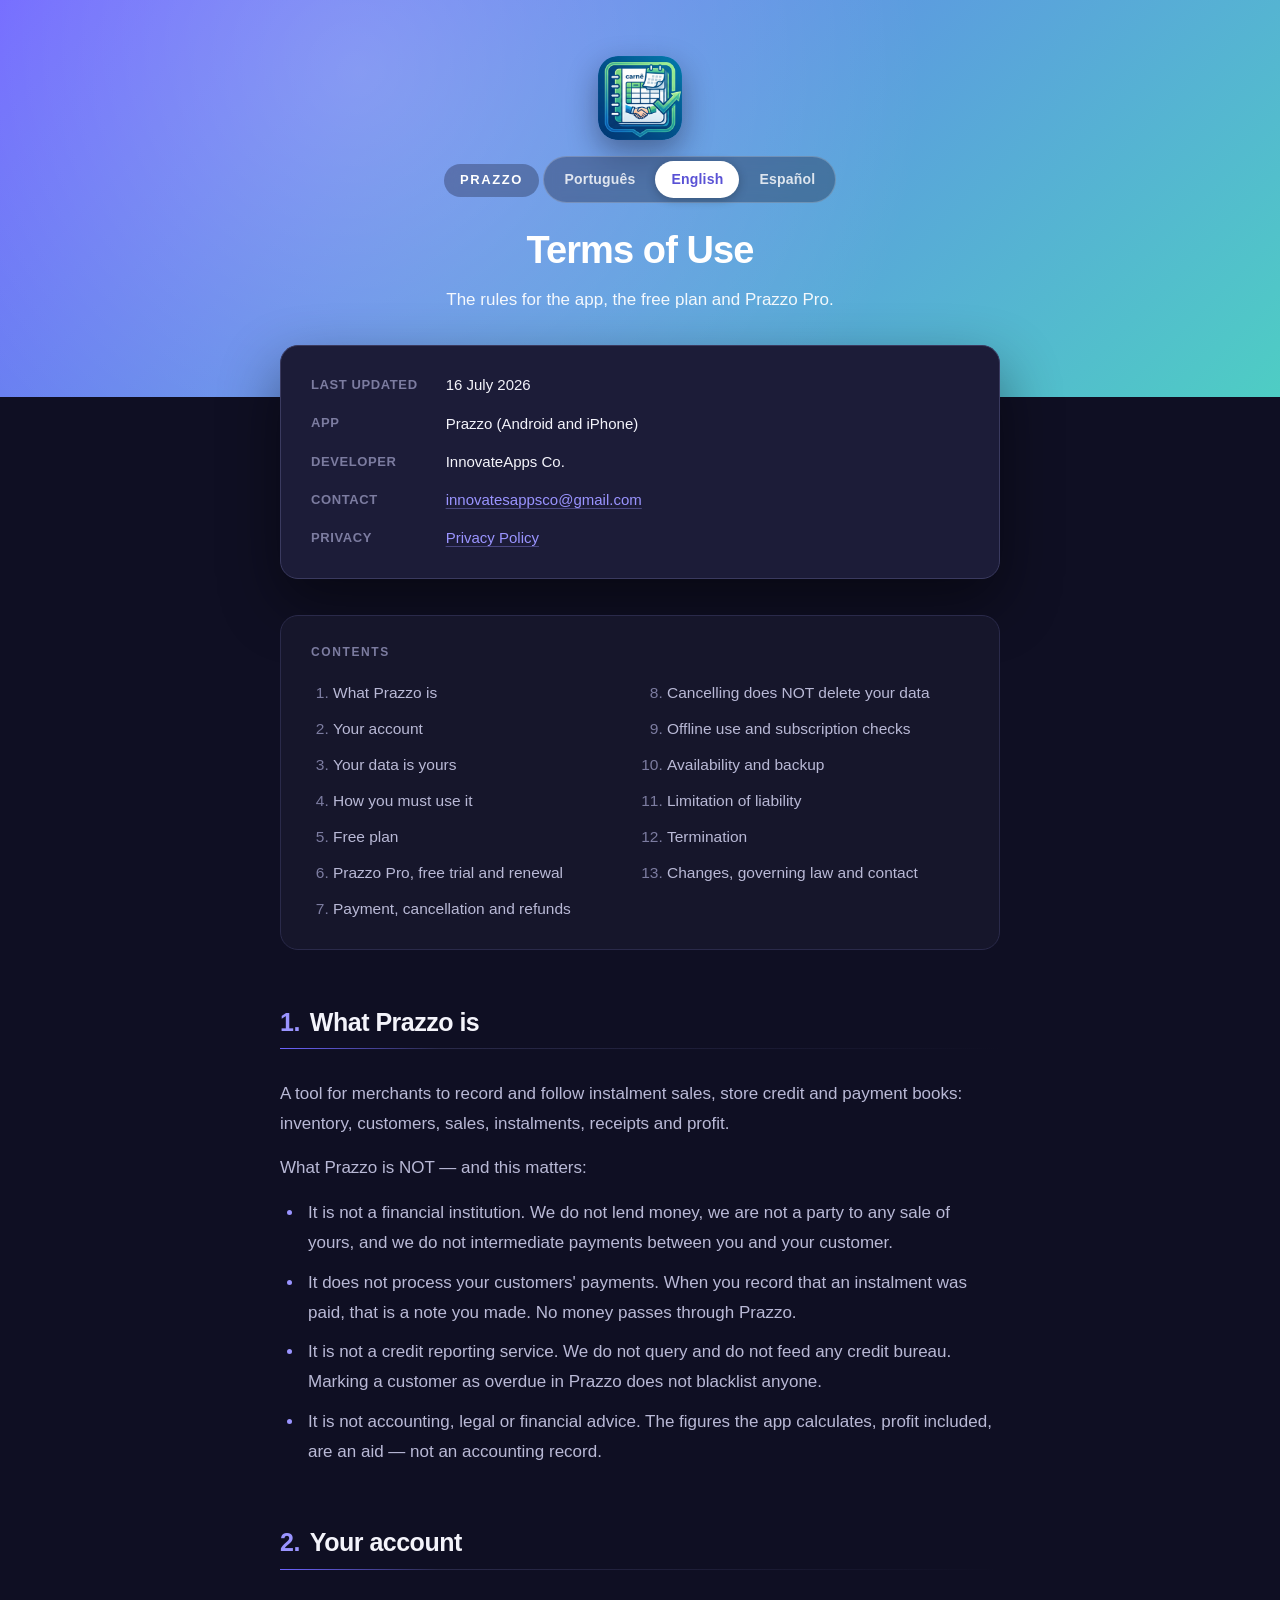
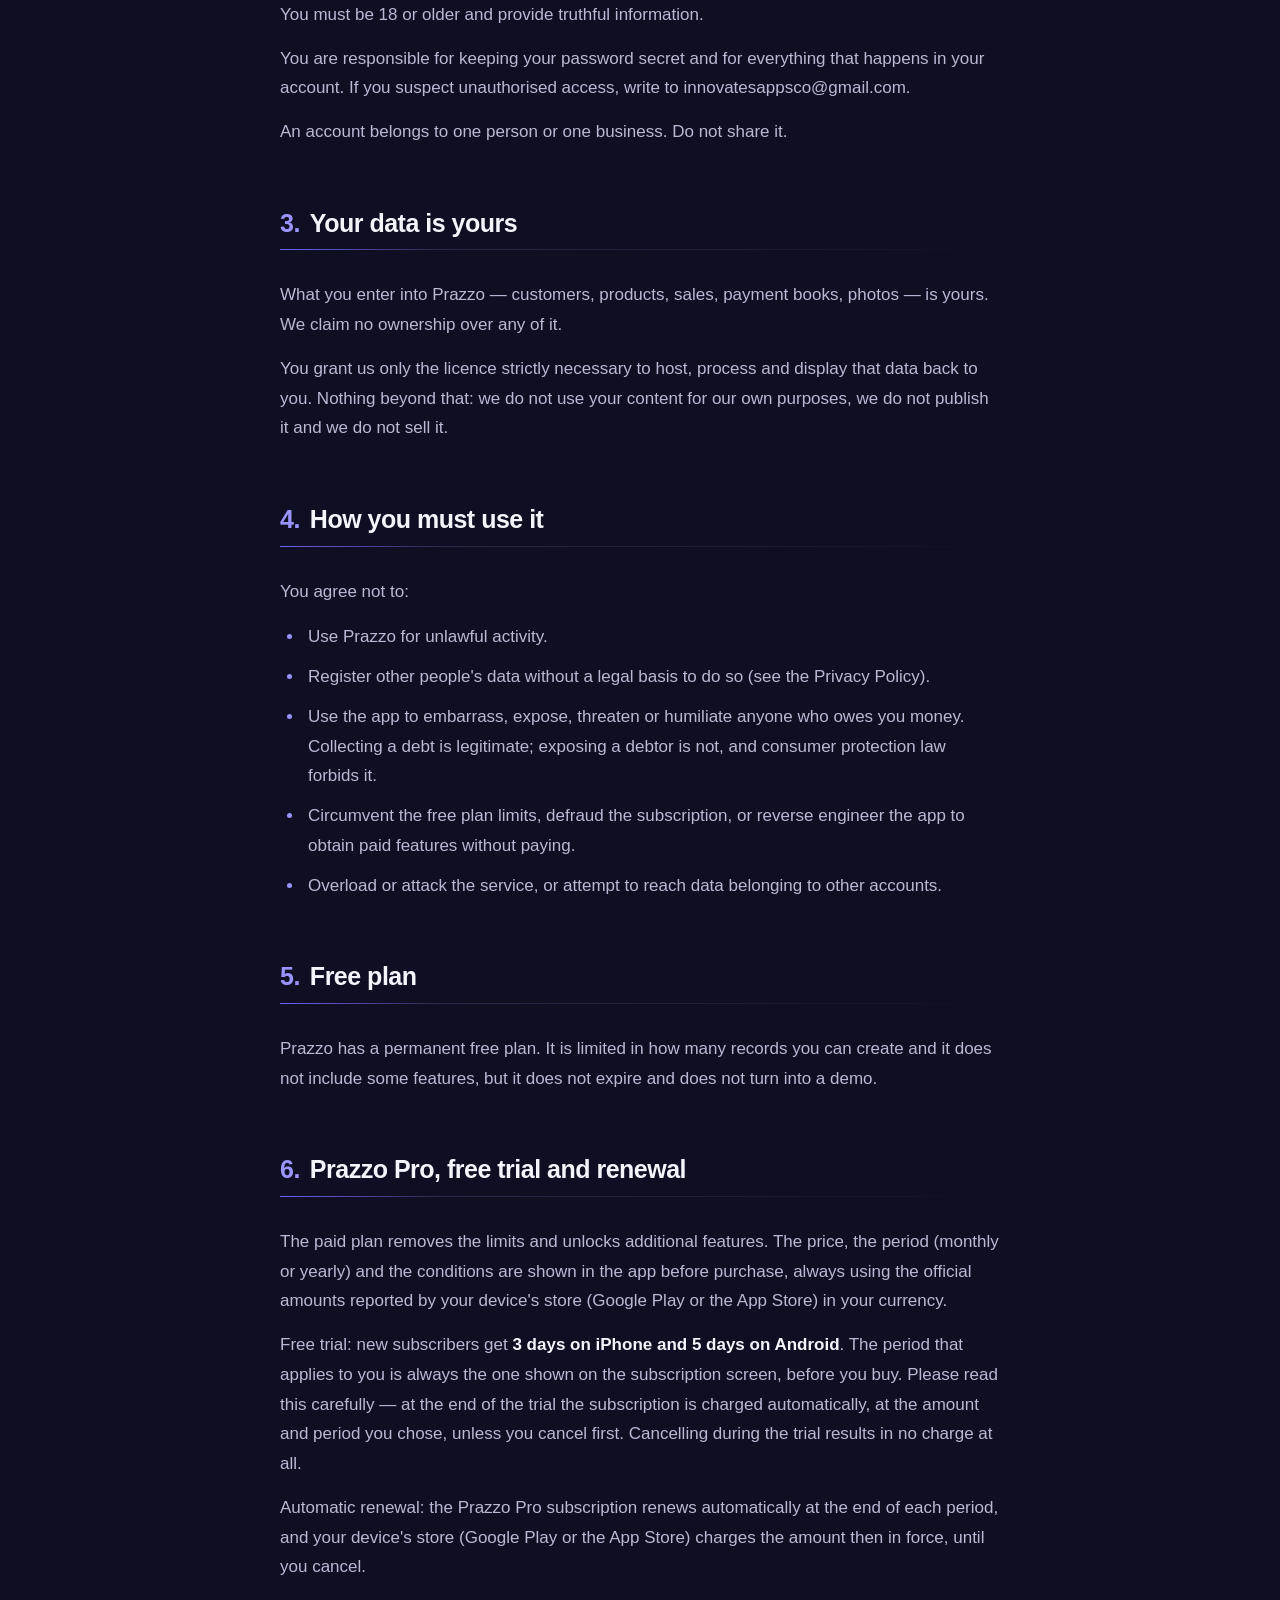
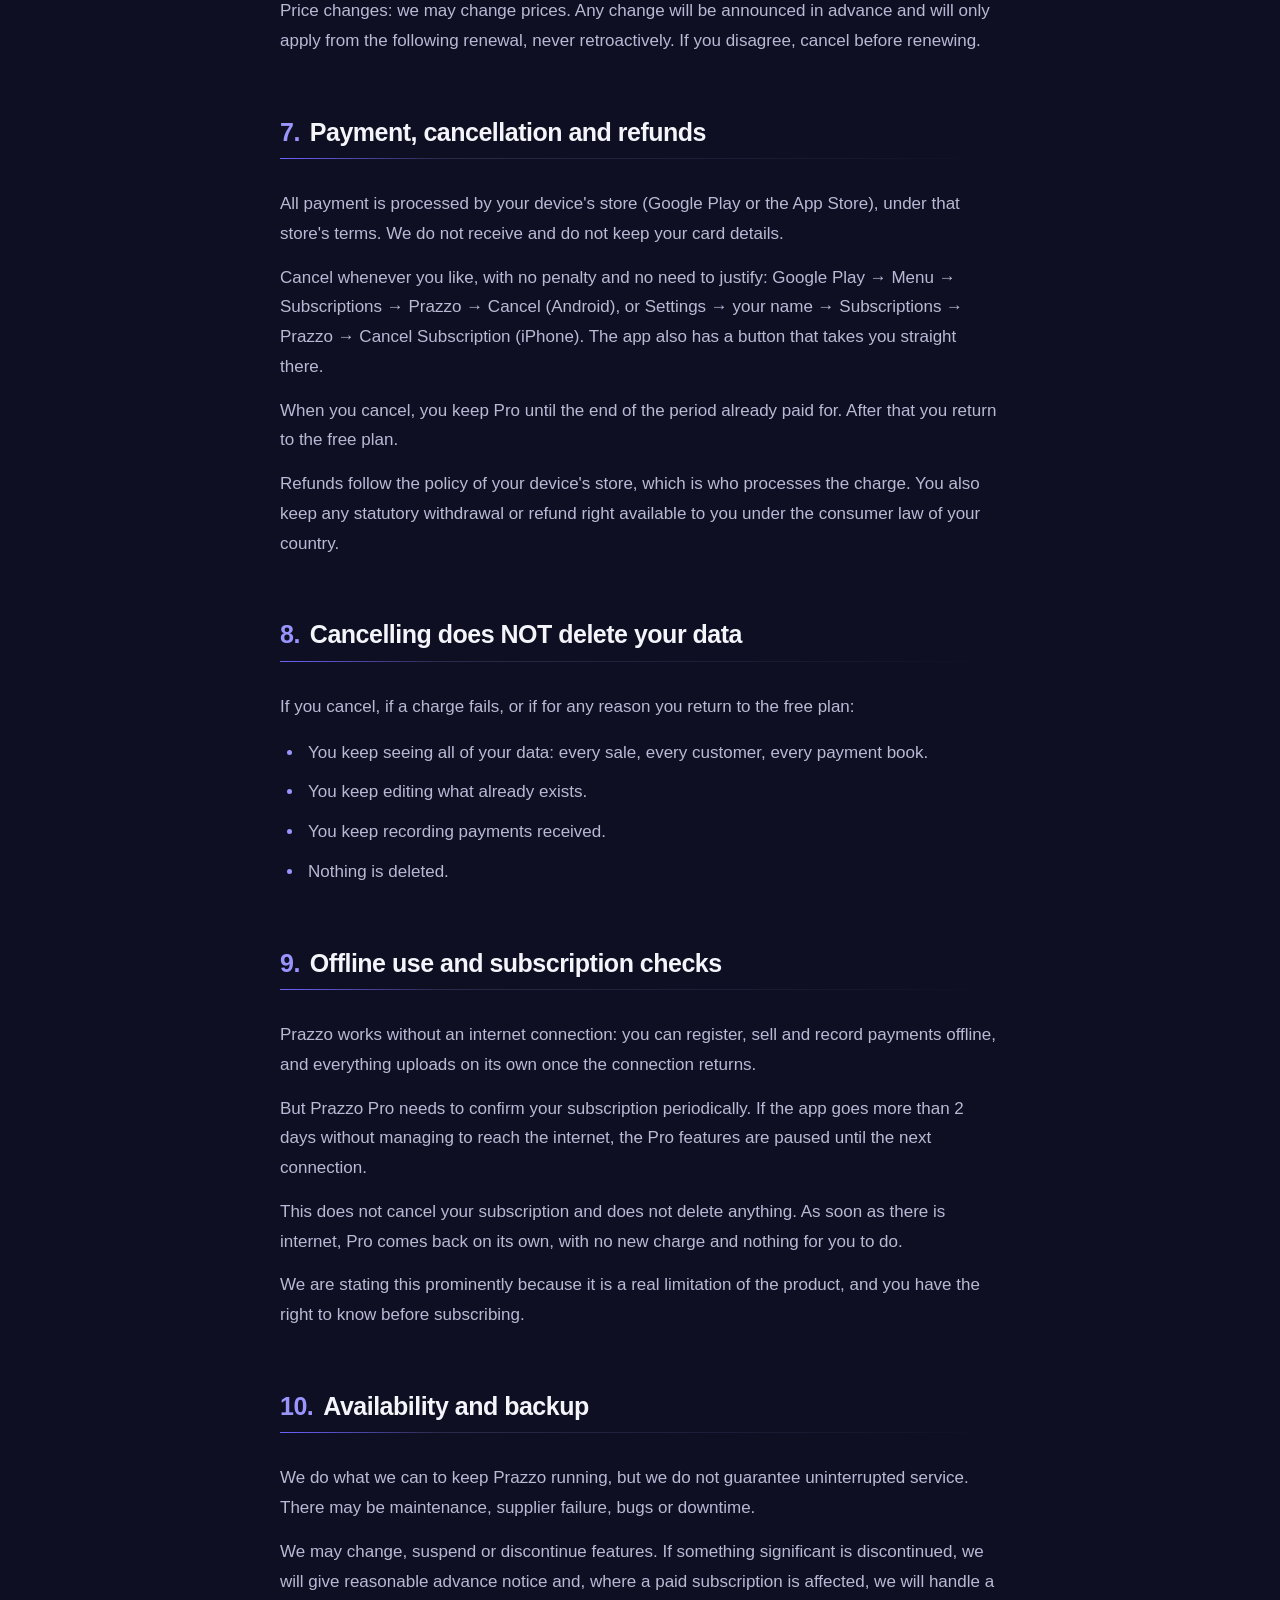
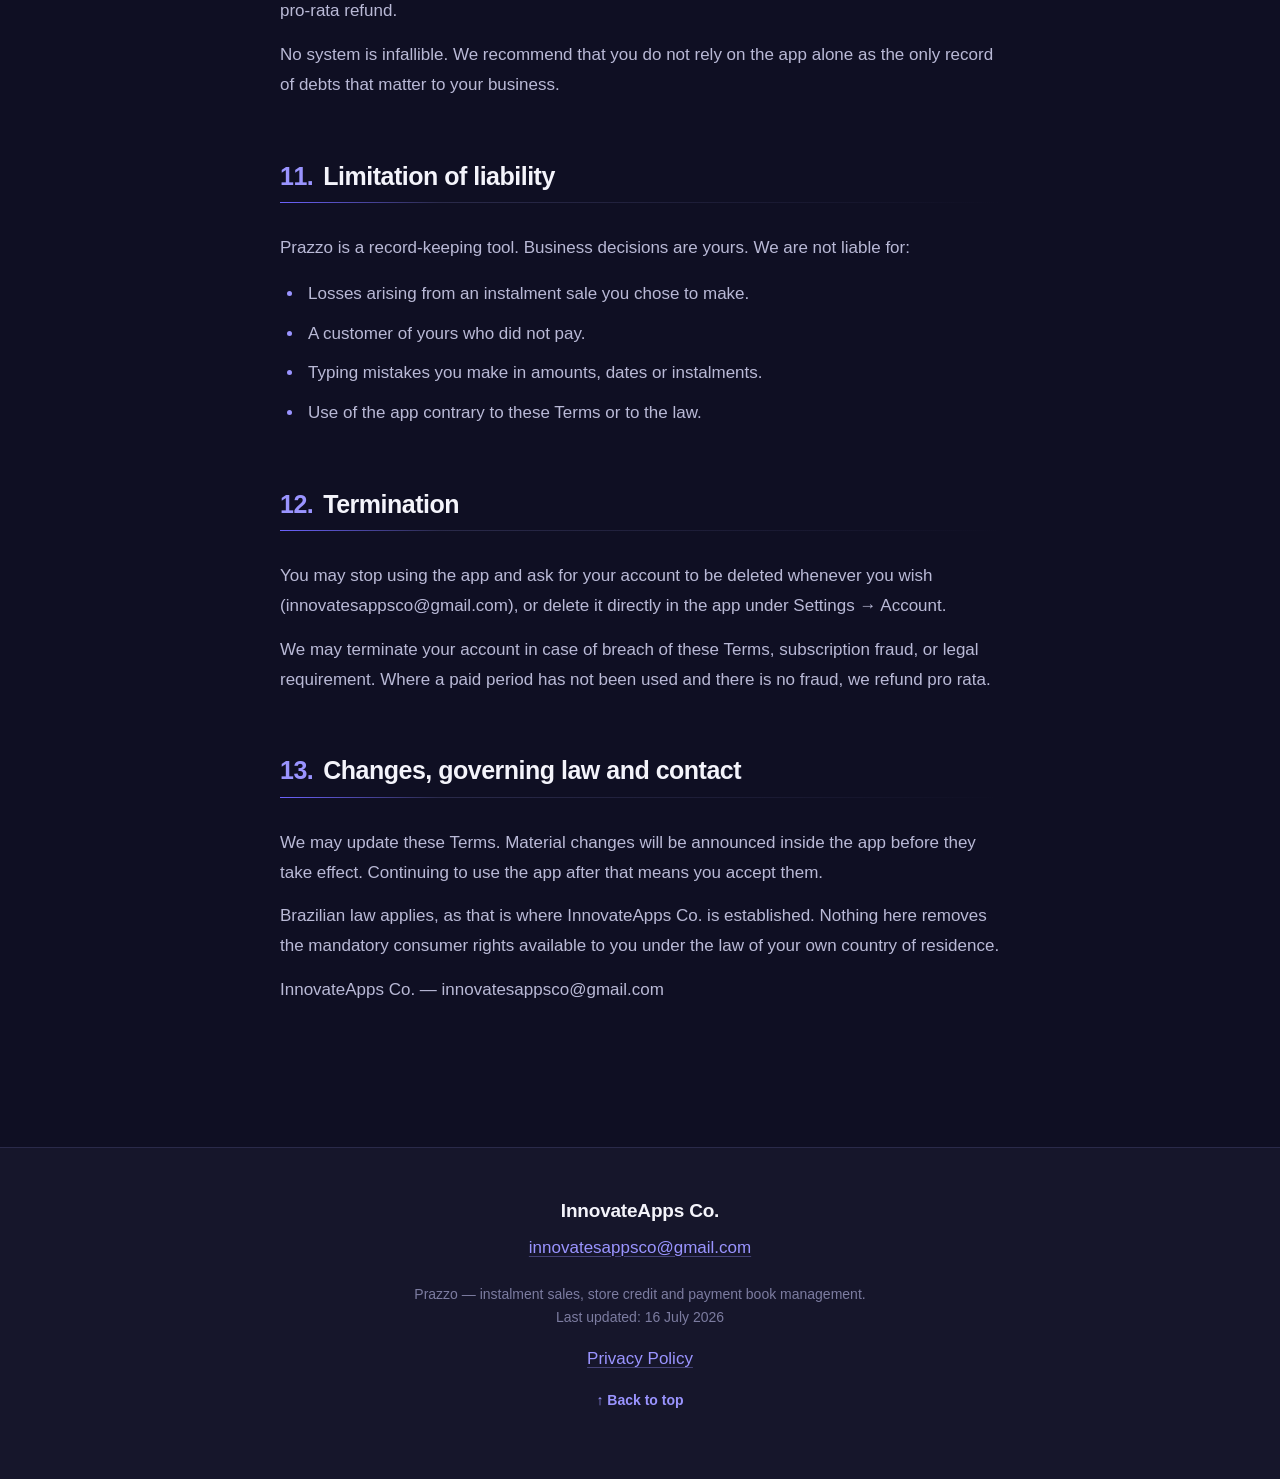
<file: termos.html>
<!DOCTYPE html>
<html lang="pt-BR">
<head>
    <meta charset="UTF-8" />
    <meta name="viewport" content="width=device-width, initial-scale=1.0" />
    <meta name="robots" content="index, follow" />
    <meta name="description" content="Termos de Uso do aplicativo Prazzo (português, inglês e espanhol) — controle de vendas a prazo, fiado e carnê. InnovateApps Co." />
    <title>Termos de Uso — Terms of Use — Términos de Uso · Prazzo</title>

    <!--
      No <head> e antes da folha de estilo, de proposito: marca o idioma ativo
      ANTES da primeira pintura. Feito depois, a pagina apareceria em portugues
      por um instante e trocaria na frente do leitor.
    -->
    <script>
        (function () {
            var el = document.documentElement;
            el.className += ' js';
            var escolhido = null;
            try {
                escolhido = localStorage.getItem('prazzo-lang');
            } catch (e) {
                /* navegador com armazenamento bloqueado: segue pelo idioma do sistema */
            }
            var lang = escolhido || (navigator.language || 'pt').slice(0, 2).toLowerCase();
            // Idioma que nao falamos cai no ingles, nao no portugues: quem chega
            // de fora tem mais chance de ler ingles.
            if (['pt', 'en', 'es'].indexOf(lang) < 0) lang = 'en';
            el.setAttribute('data-active-lang', lang);
            el.setAttribute('lang', lang === 'pt' ? 'pt-BR' : lang);
        })();
    </script>

    <link rel="stylesheet" href="styles.css" />
    <link rel="icon" href="icon.png" type="image/png" />
    <link rel="apple-touch-icon" href="icon.png" />
</head>
<body>
    <header class="hero" id="top">
        <img class="hero-icon" src="icon.png" alt="Prazzo" width="84" height="84" />
        <span class="hero-badge">Prazzo</span>
        <nav class="lang-switch" aria-label="Idioma / Language / Idioma">
            <button type="button" data-set-lang="pt" aria-pressed="false">Português</button>
            <button type="button" data-set-lang="en" aria-pressed="false">English</button>
            <button type="button" data-set-lang="es" aria-pressed="false">Español</button>
        </nav>
        <div data-lang="pt">
            <h1>Termos de Uso</h1>
            <p>As regras de uso do aplicativo, do plano gratuito e do Prazzo Pro.</p>
        </div>
        <div data-lang="en">
            <h1>Terms of Use</h1>
            <p>The rules for the app, the free plan and Prazzo Pro.</p>
        </div>
        <div data-lang="es">
            <h1>Términos de Uso</h1>
            <p>Las reglas de uso de la aplicación, del plan gratuito y de Prazzo Pro.</p>
        </div>
    </header>

    <div data-lang="pt">
        <main class="container">
        <div class="meta-card">
            <dl class="meta-grid">
                <dt>Última atualização</dt>
                <dd>Última atualização: 16 de julho de 2026</dd>
                <dt>Aplicativo</dt>
                <dd>Prazzo (Android e iPhone)</dd>
                <dt>Desenvolvedor</dt>
                <dd>InnovateApps Co.</dd>
                <dt>Contato</dt>
                <dd><a href="mailto:innovatesappsco@gmail.com">innovatesappsco@gmail.com</a></dd>
                <dt>Privacidade</dt>
                <dd><a href="index.html">Política de Privacidade</a></dd>
            </dl>
        </div>

        <nav class="toc" aria-label="Sumário">
            <h2>Sumário</h2>
            <ol>
                <li><a href="#pt-s1">O que o Prazzo é</a></li>
                <li><a href="#pt-s2">Sua conta</a></li>
                <li><a href="#pt-s3">Os seus dados são seus</a></li>
                <li><a href="#pt-s4">Como você deve usar</a></li>
                <li><a href="#pt-s5">Plano gratuito</a></li>
                <li><a href="#pt-s6">Prazzo Pro, teste grátis e renovação</a></li>
                <li><a href="#pt-s7">Pagamento, cancelamento e reembolso</a></li>
                <li><a href="#pt-s8">Cancelar NÃO apaga seus dados</a></li>
                <li><a href="#pt-s9">Funcionamento offline e validação da assinatura</a></li>
                <li><a href="#pt-s10">Disponibilidade e backup</a></li>
                <li><a href="#pt-s11">Limitação de responsabilidade</a></li>
                <li><a href="#pt-s12">Encerramento</a></li>
                <li><a href="#pt-s13">Mudanças, lei e contato</a></li>
            </ol>
        </nav>

        <section id="pt-s1">
            <h2 class="section-title"><span class="num">1.</span>O que o Prazzo é</h2>
            <hr class="section-divider" />
            <p>Uma ferramenta para lojistas registrarem e acompanharem vendas a prazo, fiado e carnê: estoque, clientes, vendas, parcelas, recebimentos e lucro.</p>
            <p>O que o Prazzo NÃO é — e isto é importante:</p>
            <ul class="clean">
                <li>Não é uma instituição financeira. Não emprestamos dinheiro, não somos parte de nenhuma venda sua e não intermediamos pagamentos entre você e seu cliente.</li>
                <li>Não processa os pagamentos dos seus clientes. Quando você registra que recebeu uma parcela, isso é uma anotação sua. Nenhum dinheiro passa pelo Prazzo.</li>
                <li>Não é serviço de proteção ao crédito. Não consultamos e não alimentamos SPC, Serasa ou qualquer birô. Marcar um cliente como atrasado no Prazzo não negativa ninguém.</li>
                <li>Não é assessoria contábil, jurídica ou financeira. Os números que o aplicativo calcula, inclusive lucro, são uma ajuda — não uma peça contábil.</li>
            </ul>
        </section>

        <section id="pt-s2">
            <h2 class="section-title"><span class="num">2.</span>Sua conta</h2>
            <hr class="section-divider" />
            <p>Você precisa ter 18 anos ou mais e fornecer informações verdadeiras.</p>
            <p>Você é responsável por manter sua senha em segredo e por tudo que acontecer na sua conta. Se suspeitar de acesso indevido, escreva para innovatesappsco@gmail.com.</p>
            <p>Uma conta é de uma pessoa ou um negócio. Não a compartilhe.</p>
        </section>

        <section id="pt-s3">
            <h2 class="section-title"><span class="num">3.</span>Os seus dados são seus</h2>
            <hr class="section-divider" />
            <p>O que você cadastra no Prazzo — clientes, produtos, vendas, carnês, fotos — é seu. Não reivindicamos propriedade sobre nada disso.</p>
            <p>Você nos dá apenas a licença estritamente necessária para hospedar, processar e exibir esses dados de volta para você. Nada além disso: não usamos seu conteúdo para finalidade própria, não o publicamos e não o vendemos.</p>
        </section>

        <section id="pt-s4">
            <h2 class="section-title"><span class="num">4.</span>Como você deve usar</h2>
            <hr class="section-divider" />
            <p>Você concorda em não:</p>
            <ul class="clean">
                <li>Usar o Prazzo para atividade ilícita.</li>
                <li>Cadastrar dados de pessoas sem ter base legal para isso (ver Política de Privacidade).</li>
                <li>Usar o aplicativo para constranger, expor, ameaçar ou humilhar quem lhe deve. Cobrança é legítima; expor devedor não é, e o Código de Defesa do Consumidor proíbe.</li>
                <li>Burlar os limites do plano gratuito, fraudar assinatura ou fazer engenharia reversa para obter recursos pagos sem pagar.</li>
                <li>Sobrecarregar, atacar ou tentar acessar dados de outras contas.</li>
            </ul>
        </section>

        <section id="pt-s5">
            <h2 class="section-title"><span class="num">5.</span>Plano gratuito</h2>
            <hr class="section-divider" />
            <p>O Prazzo tem um plano gratuito permanente. Ele é limitado em quantidade de cadastros e não inclui alguns recursos, mas não expira e não vira demonstração.</p>
        </section>

        <section id="pt-s6">
            <h2 class="section-title"><span class="num">6.</span>Prazzo Pro, teste grátis e renovação</h2>
            <hr class="section-divider" />
            <p>O plano pago remove os limites e libera recursos adicionais. O preço, a periodicidade (mensal ou anual) e as condições são exibidos no aplicativo antes da compra, sempre com os valores oficiais informados pela loja do seu aparelho (Google Play ou App Store) na sua moeda.</p>
            <p>Teste grátis: novos assinantes têm <strong>3 dias no iPhone e 5 dias no Android</strong>. O período que vale para você é sempre o exibido na tela de assinatura, antes da compra. Leia esta parte com atenção — ao fim do teste, a assinatura é cobrada automaticamente, no valor e na periodicidade que você escolheu, salvo se você cancelar antes. O cancelamento durante o teste não gera nenhuma cobrança.</p>
            <p>Renovação automática: a assinatura do Prazzo Pro renova automaticamente ao fim de cada período, e a loja do seu aparelho (Google Play ou App Store) cobra o valor vigente, até que você cancele.</p>
            <p>Mudança de preço: podemos mudar os preços. Qualquer mudança será avisada com antecedência e só valerá na renovação seguinte, nunca retroativamente. Se não concordar, cancele antes de renovar.</p>
        </section>

        <section id="pt-s7">
            <h2 class="section-title"><span class="num">7.</span>Pagamento, cancelamento e reembolso</h2>
            <hr class="section-divider" />
            <p>Todo pagamento é processado pela loja do seu aparelho (Google Play ou App Store), sob os termos da loja do seu aparelho (Google Play ou App Store). Não recebemos nem guardamos dados do seu cartão.</p>
            <p>Cancele quando quiser, sem multa e sem justificativa, em: Google Play → Menu → Assinaturas → Prazzo → Cancelar (Android) ou Ajustes → seu nome → Assinaturas → Prazzo → Cancelar assinatura (iPhone). O aplicativo também tem um botão que leva direto para lá.</p>
            <p>Ao cancelar, você mantém o Pro até o fim do período já pago. Depois disso volta ao plano gratuito.</p>
            <p>Reembolsos seguem a política da loja do seu aparelho (Google Play ou App Store), que é quem processa a cobrança. Você também tem o direito de arrependimento em 7 dias previsto no art. 49 do Código de Defesa do Consumidor.</p>
        </section>

        <section id="pt-s8">
            <h2 class="section-title"><span class="num">8.</span>Cancelar NÃO apaga seus dados</h2>
            <hr class="section-divider" />
            <p>Se você cancelar, se a cobrança falhar, ou se por qualquer motivo voltar ao plano gratuito:</p>
            <ul class="clean">
                <li>Você continua vendo todos os seus dados: todas as vendas, todos os clientes, todos os carnês.</li>
                <li>Continua editando o que já existe.</li>
                <li>Continua registrando pagamentos recebidos.</li>
                <li>Nada é apagado.</li>
            </ul>
        </section>

        <section id="pt-s9">
            <h2 class="section-title"><span class="num">9.</span>Funcionamento offline e validação da assinatura</h2>
            <hr class="section-divider" />
            <p>O Prazzo funciona sem internet: você cadastra, vende e registra pagamentos offline, e tudo sobe sozinho quando a conexão voltar.</p>
            <p>Mas o Prazzo Pro precisa confirmar sua assinatura periodicamente. Se o aplicativo ficar mais de 2 dias sem conseguir se conectar à internet, os recursos Pro são pausados até a próxima conexão.</p>
            <p>Isso não cancela sua assinatura e não apaga nada. Assim que houver internet, o Pro volta sozinho, sem nova cobrança e sem você precisar fazer nada.</p>
            <p>Estamos dizendo isto de forma destacada porque é uma limitação real do produto, e você tem o direito de saber antes de assinar.</p>
        </section>

        <section id="pt-s10">
            <h2 class="section-title"><span class="num">10.</span>Disponibilidade e backup</h2>
            <hr class="section-divider" />
            <p>Fazemos o possível para manter o Prazzo no ar, mas não garantimos funcionamento ininterrupto. Pode haver manutenção, falha de fornecedor, bug ou indisponibilidade.</p>
            <p>Podemos alterar, suspender ou descontinuar recursos. Se algo for descontinuado de forma relevante, avisaremos com antecedência razoável e, havendo assinatura paga afetada, trataremos o reembolso proporcional.</p>
            <p>Nenhum sistema é infalível. Recomendamos que você não dependa exclusivamente do aplicativo como único registro de dívidas relevantes do seu negócio.</p>
        </section>

        <section id="pt-s11">
            <h2 class="section-title"><span class="num">11.</span>Limitação de responsabilidade</h2>
            <hr class="section-divider" />
            <p>O Prazzo é uma ferramenta de registro. As decisões de negócio são suas. Não nos responsabilizamos por:</p>
            <ul class="clean">
                <li>Prejuízo decorrente de venda a prazo que você decidiu fazer.</li>
                <li>Cliente seu que não pagou.</li>
                <li>Erro de digitação seu nos valores, prazos ou parcelas.</li>
                <li>Uso do aplicativo em desacordo com estes Termos ou com a lei.</li>
            </ul>
        </section>

        <section id="pt-s12">
            <h2 class="section-title"><span class="num">12.</span>Encerramento</h2>
            <hr class="section-divider" />
            <p>Você pode parar de usar e pedir a exclusão da conta quando quiser (innovatesappsco@gmail.com).</p>
            <p>Podemos encerrar sua conta em caso de violação destes Termos, de fraude na assinatura ou de exigência legal. Havendo período pago não usufruído e não sendo caso de fraude, reembolsamos proporcionalmente.</p>
        </section>

        <section id="pt-s13">
            <h2 class="section-title"><span class="num">13.</span>Mudanças, lei e contato</h2>
            <hr class="section-divider" />
            <p>Podemos atualizar estes Termos. Mudanças relevantes serão avisadas dentro do aplicativo antes de valer. Continuar usando depois disso significa aceitar.</p>
            <p>Aplica-se a lei brasileira. Fica eleito o foro do domicílio do consumidor, conforme o Código de Defesa do Consumidor. Nada aqui exclui os direitos que o CDC garante a você de forma irrenunciável.</p>
            <p>InnovateApps Co. — innovatesappsco@gmail.com</p>
        </section>
    </main>

        <footer>
        <div class="footer-inner">
            <div class="footer-company">InnovateApps Co.</div>
            <div><a href="mailto:innovatesappsco@gmail.com">innovatesappsco@gmail.com</a></div>
            <p class="footer-muted">Prazzo — controle de vendas a prazo, fiado e carnê.<br />Última atualização: 16 de julho de 2026</p>
            <a class="back-top" href="#top">↑ Voltar ao topo</a>
        </div>
    </footer>
    </div>

    <div data-lang="en">
        <main class="container">
        <div class="meta-card">
            <dl class="meta-grid">
                <dt>Last updated</dt>
                <dd>16 July 2026</dd>
                <dt>App</dt>
                <dd>Prazzo (Android and iPhone)</dd>
                <dt>Developer</dt>
                <dd>InnovateApps Co.</dd>
                <dt>Contact</dt>
                <dd><a href="mailto:innovatesappsco@gmail.com">innovatesappsco@gmail.com</a></dd>
                <dt>Privacy</dt>
                <dd><a href="index.html">Privacy Policy</a></dd>
            </dl>
        </div>

        <nav class="toc" aria-label="Contents">
            <h2>Contents</h2>
            <ol>
                <li><a href="#en-s1">What Prazzo is</a></li>
                <li><a href="#en-s2">Your account</a></li>
                <li><a href="#en-s3">Your data is yours</a></li>
                <li><a href="#en-s4">How you must use it</a></li>
                <li><a href="#en-s5">Free plan</a></li>
                <li><a href="#en-s6">Prazzo Pro, free trial and renewal</a></li>
                <li><a href="#en-s7">Payment, cancellation and refunds</a></li>
                <li><a href="#en-s8">Cancelling does NOT delete your data</a></li>
                <li><a href="#en-s9">Offline use and subscription checks</a></li>
                <li><a href="#en-s10">Availability and backup</a></li>
                <li><a href="#en-s11">Limitation of liability</a></li>
                <li><a href="#en-s12">Termination</a></li>
                <li><a href="#en-s13">Changes, governing law and contact</a></li>
            </ol>
        </nav>

        <section id="en-s1">
            <h2 class="section-title"><span class="num">1.</span>What Prazzo is</h2>
            <hr class="section-divider" />
            <p>A tool for merchants to record and follow instalment sales, store credit and payment books: inventory, customers, sales, instalments, receipts and profit.</p>
            <p>What Prazzo is NOT — and this matters:</p>
            <ul class="clean">
                <li>It is not a financial institution. We do not lend money, we are not a party to any sale of yours, and we do not intermediate payments between you and your customer.</li>
                <li>It does not process your customers' payments. When you record that an instalment was paid, that is a note you made. No money passes through Prazzo.</li>
                <li>It is not a credit reporting service. We do not query and do not feed any credit bureau. Marking a customer as overdue in Prazzo does not blacklist anyone.</li>
                <li>It is not accounting, legal or financial advice. The figures the app calculates, profit included, are an aid — not an accounting record.</li>
            </ul>
        </section>

        <section id="en-s2">
            <h2 class="section-title"><span class="num">2.</span>Your account</h2>
            <hr class="section-divider" />
            <p>You must be 18 or older and provide truthful information.</p>
            <p>You are responsible for keeping your password secret and for everything that happens in your account. If you suspect unauthorised access, write to innovatesappsco@gmail.com.</p>
            <p>An account belongs to one person or one business. Do not share it.</p>
        </section>

        <section id="en-s3">
            <h2 class="section-title"><span class="num">3.</span>Your data is yours</h2>
            <hr class="section-divider" />
            <p>What you enter into Prazzo — customers, products, sales, payment books, photos — is yours. We claim no ownership over any of it.</p>
            <p>You grant us only the licence strictly necessary to host, process and display that data back to you. Nothing beyond that: we do not use your content for our own purposes, we do not publish it and we do not sell it.</p>
        </section>

        <section id="en-s4">
            <h2 class="section-title"><span class="num">4.</span>How you must use it</h2>
            <hr class="section-divider" />
            <p>You agree not to:</p>
            <ul class="clean">
                <li>Use Prazzo for unlawful activity.</li>
                <li>Register other people's data without a legal basis to do so (see the Privacy Policy).</li>
                <li>Use the app to embarrass, expose, threaten or humiliate anyone who owes you money. Collecting a debt is legitimate; exposing a debtor is not, and consumer protection law forbids it.</li>
                <li>Circumvent the free plan limits, defraud the subscription, or reverse engineer the app to obtain paid features without paying.</li>
                <li>Overload or attack the service, or attempt to reach data belonging to other accounts.</li>
            </ul>
        </section>

        <section id="en-s5">
            <h2 class="section-title"><span class="num">5.</span>Free plan</h2>
            <hr class="section-divider" />
            <p>Prazzo has a permanent free plan. It is limited in how many records you can create and it does not include some features, but it does not expire and does not turn into a demo.</p>
        </section>

        <section id="en-s6">
            <h2 class="section-title"><span class="num">6.</span>Prazzo Pro, free trial and renewal</h2>
            <hr class="section-divider" />
            <p>The paid plan removes the limits and unlocks additional features. The price, the period (monthly or yearly) and the conditions are shown in the app before purchase, always using the official amounts reported by your device's store (Google Play or the App Store) in your currency.</p>
            <p>Free trial: new subscribers get <strong>3 days on iPhone and 5 days on Android</strong>. The period that applies to you is always the one shown on the subscription screen, before you buy. Please read this carefully — at the end of the trial the subscription is charged automatically, at the amount and period you chose, unless you cancel first. Cancelling during the trial results in no charge at all.</p>
            <p>Automatic renewal: the Prazzo Pro subscription renews automatically at the end of each period, and your device's store (Google Play or the App Store) charges the amount then in force, until you cancel.</p>
            <p>Price changes: we may change prices. Any change will be announced in advance and will only apply from the following renewal, never retroactively. If you disagree, cancel before renewing.</p>
        </section>

        <section id="en-s7">
            <h2 class="section-title"><span class="num">7.</span>Payment, cancellation and refunds</h2>
            <hr class="section-divider" />
            <p>All payment is processed by your device's store (Google Play or the App Store), under that store's terms. We do not receive and do not keep your card details.</p>
            <p>Cancel whenever you like, with no penalty and no need to justify: Google Play → Menu → Subscriptions → Prazzo → Cancel (Android), or Settings → your name → Subscriptions → Prazzo → Cancel Subscription (iPhone). The app also has a button that takes you straight there.</p>
            <p>When you cancel, you keep Pro until the end of the period already paid for. After that you return to the free plan.</p>
            <p>Refunds follow the policy of your device's store, which is who processes the charge. You also keep any statutory withdrawal or refund right available to you under the consumer law of your country.</p>
        </section>

        <section id="en-s8">
            <h2 class="section-title"><span class="num">8.</span>Cancelling does NOT delete your data</h2>
            <hr class="section-divider" />
            <p>If you cancel, if a charge fails, or if for any reason you return to the free plan:</p>
            <ul class="clean">
                <li>You keep seeing all of your data: every sale, every customer, every payment book.</li>
                <li>You keep editing what already exists.</li>
                <li>You keep recording payments received.</li>
                <li>Nothing is deleted.</li>
            </ul>
        </section>

        <section id="en-s9">
            <h2 class="section-title"><span class="num">9.</span>Offline use and subscription checks</h2>
            <hr class="section-divider" />
            <p>Prazzo works without an internet connection: you can register, sell and record payments offline, and everything uploads on its own once the connection returns.</p>
            <p>But Prazzo Pro needs to confirm your subscription periodically. If the app goes more than 2 days without managing to reach the internet, the Pro features are paused until the next connection.</p>
            <p>This does not cancel your subscription and does not delete anything. As soon as there is internet, Pro comes back on its own, with no new charge and nothing for you to do.</p>
            <p>We are stating this prominently because it is a real limitation of the product, and you have the right to know before subscribing.</p>
        </section>

        <section id="en-s10">
            <h2 class="section-title"><span class="num">10.</span>Availability and backup</h2>
            <hr class="section-divider" />
            <p>We do what we can to keep Prazzo running, but we do not guarantee uninterrupted service. There may be maintenance, supplier failure, bugs or downtime.</p>
            <p>We may change, suspend or discontinue features. If something significant is discontinued, we will give reasonable advance notice and, where a paid subscription is affected, we will handle a pro-rata refund.</p>
            <p>No system is infallible. We recommend that you do not rely on the app alone as the only record of debts that matter to your business.</p>
        </section>

        <section id="en-s11">
            <h2 class="section-title"><span class="num">11.</span>Limitation of liability</h2>
            <hr class="section-divider" />
            <p>Prazzo is a record-keeping tool. Business decisions are yours. We are not liable for:</p>
            <ul class="clean">
                <li>Losses arising from an instalment sale you chose to make.</li>
                <li>A customer of yours who did not pay.</li>
                <li>Typing mistakes you make in amounts, dates or instalments.</li>
                <li>Use of the app contrary to these Terms or to the law.</li>
            </ul>
        </section>

        <section id="en-s12">
            <h2 class="section-title"><span class="num">12.</span>Termination</h2>
            <hr class="section-divider" />
            <p>You may stop using the app and ask for your account to be deleted whenever you wish (innovatesappsco@gmail.com), or delete it directly in the app under Settings → Account.</p>
            <p>We may terminate your account in case of breach of these Terms, subscription fraud, or legal requirement. Where a paid period has not been used and there is no fraud, we refund pro rata.</p>
        </section>

        <section id="en-s13">
            <h2 class="section-title"><span class="num">13.</span>Changes, governing law and contact</h2>
            <hr class="section-divider" />
            <p>We may update these Terms. Material changes will be announced inside the app before they take effect. Continuing to use the app after that means you accept them.</p>
            <p>Brazilian law applies, as that is where InnovateApps Co. is established. Nothing here removes the mandatory consumer rights available to you under the law of your own country of residence.</p>
            <p>InnovateApps Co. — innovatesappsco@gmail.com</p>
        </section>
    </main>

        <footer>
        <div class="footer-inner">
            <div class="footer-company">InnovateApps Co.</div>
            <div><a href="mailto:innovatesappsco@gmail.com">innovatesappsco@gmail.com</a></div>
            <p class="footer-muted">Prazzo — instalment sales, store credit and payment book management.<br />Last updated: 16 July 2026</p>
            <div><a href="index.html">Privacy Policy</a></div>
            <a class="back-top" href="#top">↑ Back to top</a>
        </div>
    </footer>
    </div>

    <div data-lang="es">
        <main class="container">
        <div class="meta-card">
            <dl class="meta-grid">
                <dt>Última actualización</dt>
                <dd>16 de julio de 2026</dd>
                <dt>Aplicación</dt>
                <dd>Prazzo (Android e iPhone)</dd>
                <dt>Desarrollador</dt>
                <dd>InnovateApps Co.</dd>
                <dt>Contacto</dt>
                <dd><a href="mailto:innovatesappsco@gmail.com">innovatesappsco@gmail.com</a></dd>
                <dt>Privacidad</dt>
                <dd><a href="index.html">Política de Privacidad</a></dd>
            </dl>
        </div>

        <nav class="toc" aria-label="Índice">
            <h2>Índice</h2>
            <ol>
                <li><a href="#es-s1">Qué es Prazzo</a></li>
                <li><a href="#es-s2">Tu cuenta</a></li>
                <li><a href="#es-s3">Tus datos son tuyos</a></li>
                <li><a href="#es-s4">Cómo debes usarlo</a></li>
                <li><a href="#es-s5">Plan gratuito</a></li>
                <li><a href="#es-s6">Prazzo Pro, prueba gratis y renovación</a></li>
                <li><a href="#es-s7">Pago, cancelación y reembolso</a></li>
                <li><a href="#es-s8">Cancelar NO borra tus datos</a></li>
                <li><a href="#es-s9">Funcionamiento sin conexión y validación de la suscripción</a></li>
                <li><a href="#es-s10">Disponibilidad y respaldo</a></li>
                <li><a href="#es-s11">Limitación de responsabilidad</a></li>
                <li><a href="#es-s12">Terminación</a></li>
                <li><a href="#es-s13">Cambios, ley aplicable y contacto</a></li>
            </ol>
        </nav>

        <section id="es-s1">
            <h2 class="section-title"><span class="num">1.</span>Qué es Prazzo</h2>
            <hr class="section-divider" />
            <p>Una herramienta para que los comerciantes registren y sigan ventas en cuotas, fiado y libretas de pago: inventario, clientes, ventas, cuotas, cobros y ganancia.</p>
            <p>Lo que Prazzo NO es — y esto importa:</p>
            <ul class="clean">
                <li>No es una institución financiera. No prestamos dinero, no somos parte de ninguna venta tuya y no intermediamos pagos entre tú y tu cliente.</li>
                <li>No procesa los pagos de tus clientes. Cuando registras que cobraste una cuota, eso es una anotación tuya. Ningún dinero pasa por Prazzo.</li>
                <li>No es un servicio de protección al crédito. No consultamos ni alimentamos ningún buró de crédito. Marcar a un cliente como atrasado en Prazzo no lo reporta a ningún registro.</li>
                <li>No es asesoría contable, jurídica ni financiera. Las cifras que la aplicación calcula, incluida la ganancia, son una ayuda — no una pieza contable.</li>
            </ul>
        </section>

        <section id="es-s2">
            <h2 class="section-title"><span class="num">2.</span>Tu cuenta</h2>
            <hr class="section-divider" />
            <p>Debes tener 18 años o más y facilitar información verdadera.</p>
            <p>Eres responsable de mantener tu contraseña en secreto y de todo lo que ocurra en tu cuenta. Si sospechas de un acceso indebido, escribe a innovatesappsco@gmail.com.</p>
            <p>Una cuenta es de una persona o de un negocio. No la compartas.</p>
        </section>

        <section id="es-s3">
            <h2 class="section-title"><span class="num">3.</span>Tus datos son tuyos</h2>
            <hr class="section-divider" />
            <p>Lo que registras en Prazzo — clientes, productos, ventas, libretas, fotos — es tuyo. No reivindicamos propiedad sobre nada de eso.</p>
            <p>Nos das únicamente la licencia estrictamente necesaria para alojar, procesar y mostrarte esos datos de vuelta. Nada más: no usamos tu contenido para finalidad propia, no lo publicamos y no lo vendemos.</p>
        </section>

        <section id="es-s4">
            <h2 class="section-title"><span class="num">4.</span>Cómo debes usarlo</h2>
            <hr class="section-divider" />
            <p>Aceptas no:</p>
            <ul class="clean">
                <li>Usar Prazzo para actividad ilícita.</li>
                <li>Registrar datos de personas sin tener base legal para ello (ver la Política de Privacidad).</li>
                <li>Usar la aplicación para avergonzar, exponer, amenazar o humillar a quien te debe. Cobrar es legítimo; exponer a un deudor no lo es, y la normativa de defensa del consumidor lo prohíbe.</li>
                <li>Burlar los límites del plan gratuito, defraudar la suscripción o hacer ingeniería inversa para obtener funciones de pago sin pagar.</li>
                <li>Sobrecargar, atacar o intentar acceder a datos de otras cuentas.</li>
            </ul>
        </section>

        <section id="es-s5">
            <h2 class="section-title"><span class="num">5.</span>Plan gratuito</h2>
            <hr class="section-divider" />
            <p>Prazzo tiene un plan gratuito permanente. Está limitado en cantidad de registros y no incluye algunas funciones, pero no caduca y no se convierte en una demostración.</p>
        </section>

        <section id="es-s6">
            <h2 class="section-title"><span class="num">6.</span>Prazzo Pro, prueba gratis y renovación</h2>
            <hr class="section-divider" />
            <p>El plan de pago quita los límites y habilita funciones adicionales. El precio, la periodicidad (mensual o anual) y las condiciones se muestran en la aplicación antes de la compra, siempre con los importes oficiales informados por la tienda de tu dispositivo (Google Play o App Store) en tu moneda.</p>
            <p>Prueba gratis: los nuevos suscriptores tienen <strong>3 días en iPhone y 5 días en Android</strong>. El período que se te aplica es siempre el que aparece en la pantalla de suscripción, antes de comprar. Lee esta parte con atención — al terminar la prueba, la suscripción se cobra automáticamente, por el importe y la periodicidad que elegiste, salvo que canceles antes. Cancelar durante la prueba no genera ningún cobro.</p>
            <p>Renovación automática: la suscripción de Prazzo Pro se renueva automáticamente al final de cada período, y la tienda de tu dispositivo (Google Play o App Store) cobra el importe vigente, hasta que canceles.</p>
            <p>Cambio de precio: podemos cambiar los precios. Cualquier cambio se avisará con antelación y solo valdrá a partir de la renovación siguiente, nunca de forma retroactiva. Si no estás de acuerdo, cancela antes de renovar.</p>
        </section>

        <section id="es-s7">
            <h2 class="section-title"><span class="num">7.</span>Pago, cancelación y reembolso</h2>
            <hr class="section-divider" />
            <p>Todo el pago lo procesa la tienda de tu dispositivo (Google Play o App Store), bajo los términos de esa tienda. No recibimos ni guardamos los datos de tu tarjeta.</p>
            <p>Cancela cuando quieras, sin penalización y sin justificación: Google Play → Menú → Suscripciones → Prazzo → Cancelar (Android), o Ajustes → tu nombre → Suscripciones → Prazzo → Cancelar suscripción (iPhone). La aplicación también tiene un botón que lleva directo allí.</p>
            <p>Al cancelar, conservas Pro hasta el final del período ya pagado. Después vuelves al plan gratuito.</p>
            <p>Los reembolsos siguen la política de la tienda de tu dispositivo, que es quien procesa el cobro. También conservas cualquier derecho de desistimiento o reembolso que te otorgue la normativa de consumo de tu país.</p>
        </section>

        <section id="es-s8">
            <h2 class="section-title"><span class="num">8.</span>Cancelar NO borra tus datos</h2>
            <hr class="section-divider" />
            <p>Si cancelas, si falla un cobro, o si por cualquier motivo vuelves al plan gratuito:</p>
            <ul class="clean">
                <li>Sigues viendo todos tus datos: todas las ventas, todos los clientes, todas las libretas.</li>
                <li>Sigues editando lo que ya existe.</li>
                <li>Sigues registrando pagos recibidos.</li>
                <li>No se borra nada.</li>
            </ul>
        </section>

        <section id="es-s9">
            <h2 class="section-title"><span class="num">9.</span>Funcionamiento sin conexión y validación de la suscripción</h2>
            <hr class="section-divider" />
            <p>Prazzo funciona sin internet: registras, vendes y anotas pagos sin conexión, y todo se sube solo cuando vuelve la conexión.</p>
            <p>Pero Prazzo Pro necesita confirmar tu suscripción periódicamente. Si la aplicación pasa más de 2 días sin lograr conectarse a internet, las funciones Pro se pausan hasta la próxima conexión.</p>
            <p>Esto no cancela tu suscripción y no borra nada. En cuanto haya internet, Pro vuelve solo, sin nuevo cobro y sin que tengas que hacer nada.</p>
            <p>Lo decimos de forma destacada porque es una limitación real del producto, y tienes derecho a saberlo antes de suscribirte.</p>
        </section>

        <section id="es-s10">
            <h2 class="section-title"><span class="num">10.</span>Disponibilidad y respaldo</h2>
            <hr class="section-divider" />
            <p>Hacemos lo posible por mantener Prazzo en funcionamiento, pero no garantizamos un servicio ininterrumpido. Puede haber mantenimiento, fallo de proveedor, errores o indisponibilidad.</p>
            <p>Podemos modificar, suspender o descontinuar funciones. Si algo se descontinúa de forma relevante, avisaremos con antelación razonable y, si hay una suscripción de pago afectada, trataremos el reembolso proporcional.</p>
            <p>Ningún sistema es infalible. Recomendamos que no dependas exclusivamente de la aplicación como único registro de las deudas relevantes de tu negocio.</p>
        </section>

        <section id="es-s11">
            <h2 class="section-title"><span class="num">11.</span>Limitación de responsabilidad</h2>
            <hr class="section-divider" />
            <p>Prazzo es una herramienta de registro. Las decisiones de negocio son tuyas. No respondemos por:</p>
            <ul class="clean">
                <li>Pérdidas derivadas de una venta en cuotas que decidiste hacer.</li>
                <li>Un cliente tuyo que no pagó.</li>
                <li>Errores de escritura tuyos en importes, plazos o cuotas.</li>
                <li>Uso de la aplicación en desacuerdo con estos Términos o con la ley.</li>
            </ul>
        </section>

        <section id="es-s12">
            <h2 class="section-title"><span class="num">12.</span>Terminación</h2>
            <hr class="section-divider" />
            <p>Puedes dejar de usar la aplicación y pedir la eliminación de tu cuenta cuando quieras (innovatesappsco@gmail.com), o eliminarla directamente en la aplicación en Configuración → Cuenta.</p>
            <p>Podemos cerrar tu cuenta en caso de incumplimiento de estos Términos, fraude en la suscripción o exigencia legal. Si hay un período pagado no disfrutado y no se trata de fraude, reembolsamos de forma proporcional.</p>
        </section>

        <section id="es-s13">
            <h2 class="section-title"><span class="num">13.</span>Cambios, ley aplicable y contacto</h2>
            <hr class="section-divider" />
            <p>Podemos actualizar estos Términos. Los cambios relevantes se avisarán dentro de la aplicación antes de entrar en vigor. Seguir usándola después de eso significa aceptarlos.</p>
            <p>Se aplica la ley brasileña, por ser donde está establecida InnovateApps Co. Nada de lo aquí dispuesto elimina los derechos de consumidor irrenunciables que te otorgue la ley de tu país de residencia.</p>
            <p>InnovateApps Co. — innovatesappsco@gmail.com</p>
        </section>
    </main>

        <footer>
        <div class="footer-inner">
            <div class="footer-company">InnovateApps Co.</div>
            <div><a href="mailto:innovatesappsco@gmail.com">innovatesappsco@gmail.com</a></div>
            <p class="footer-muted">Prazzo — control de ventas en cuotas, fiado y libreta de pagos.<br />Última actualización: 16 de julio de 2026</p>
            <div><a href="index.html">Política de Privacidad</a></div>
            <a class="back-top" href="#top">↑ Volver arriba</a>
        </div>
    </footer>
    </div>

    <script>
        (function () {
            var el = document.documentElement;
            var botoes = document.querySelectorAll('[data-set-lang]');

            function aplicar(lang) {
                el.setAttribute('data-active-lang', lang);
                el.setAttribute('lang', lang === 'pt' ? 'pt-BR' : lang);
                botoes.forEach(function (b) {
                    b.setAttribute('aria-pressed', String(b.dataset.setLang === lang));
                });
                try {
                    localStorage.setItem('prazzo-lang', lang);
                } catch (e) {
                    /* sem armazenamento: a escolha vale so nesta visita */
                }
            }

            botoes.forEach(function (b) {
                b.addEventListener('click', function () {
                    aplicar(b.dataset.setLang);
                    // Volta ao topo: o texto trocou inteiro, e a rolagem antiga
                    // cairia no meio de outra secao.
                    window.scrollTo(0, 0);
                });
            });

            // O idioma ja foi definido no <head>; aqui so marcamos o botao.
            aplicar(el.getAttribute('data-active-lang') || 'pt');
        })();
    </script>
</body>
</html>
</file>
<file: styles.css>
/*
 * Prazzo — documentos legais (Política de Privacidade e Termos de Uso).
 *
 * Paleta tirada do tema escuro do próprio aplicativo (src/theme/colors.ts):
 * o indigo #0F0F23 do fundo, o roxo #6C63FF da marca e o verde-água #4ECDC4
 * do gradiente. O documento pertence ao mesmo mundo que descreve.
 *
 * Um documento legal é lido em duas velocidades: alguém procurando UMA
 * resposta (e que precisa do sumário e de títulos que saltem) e alguém lendo
 * de ponta a ponta (que precisa de linha confortável e respiro entre blocos).
 * A tipografia abaixo tenta servir aos dois.
 */

:root {
    --primary: #6c63ff;
    --primary-dark: #5a52d5;
    --primary-light: #9a94ff;
    --gradient-start: #6c63ff;
    --gradient-end: #4ecdc4;

    --bg: #0f0f23;
    --bg-secondary: #16162b;
    --surface: #1c1c38;
    --surface-light: #262647;

    --text-primary: #f4f4fb;
    --text-secondary: #b9b9d6;
    --text-muted: #7c7ca0;

    --success: #4ecdc4;
    --error: #ff6b6b;
    --warning: #ffd93d;

    --border: #2a2a4a;
    --border-light: #3a3a5f;

    --radius: 18px;
    --radius-sm: 12px;
    --maxw: 760px;

    --shadow-lg: 0 24px 60px rgba(0, 0, 0, 0.45);
    --shadow-sm: 0 2px 10px rgba(0, 0, 0, 0.25);
}

* {
    box-sizing: border-box;
}

html {
    scroll-behavior: smooth;
    -webkit-text-size-adjust: 100%;
}

body {
    margin: 0;
    background: var(--bg);
    color: var(--text-secondary);
    font-family: -apple-system, BlinkMacSystemFont, 'Segoe UI', Roboto, 'Helvetica Neue',
        Arial, sans-serif;
    font-size: 17px;
    line-height: 1.75;
    -webkit-font-smoothing: antialiased;
    text-rendering: optimizeLegibility;
}

a {
    color: var(--primary-light);
    text-decoration: underline;
    text-decoration-color: rgba(154, 148, 255, 0.35);
    text-decoration-thickness: 1px;
    text-underline-offset: 3px;
    word-break: break-word;
}

a:hover {
    text-decoration-color: var(--primary-light);
}

a:focus-visible,
button:focus-visible {
    outline: 2px solid var(--primary-light);
    outline-offset: 3px;
    border-radius: 4px;
}

/* ─────────────────────────────────────────────────────────────
 * IDIOMA
 *
 * Os três idiomas moram na mesma página e na mesma URL — exigência do
 * cadastro nas lojas, que pede a mesma URL em todas as localizações.
 *
 * Sem JavaScript aparece só o português, nunca os três empilhados. Com
 * JavaScript, o seletor manda.
 * ───────────────────────────────────────────────────────────── */
[data-lang] {
    display: none;
}

[data-lang='pt'] {
    display: block;
}

/* `html.js [data-lang]` (0,2,0) vence `[data-lang="pt"]` (0,1,0) por
 * especificidade — é o que passa o controle para o seletor. */
html.js [data-lang] {
    display: none;
}

html.js[data-active-lang='pt'] [data-lang='pt'],
html.js[data-active-lang='en'] [data-lang='en'],
html.js[data-active-lang='es'] [data-lang='es'] {
    display: block;
}

.lang-switch {
    position: relative;
    z-index: 2;
    display: inline-flex;
    flex-wrap: wrap;
    justify-content: center;
    gap: 4px;
    margin-bottom: 26px;
    padding: 4px;
    border-radius: 999px;
    background: rgba(15, 15, 35, 0.32);
    border: 1px solid rgba(255, 255, 255, 0.22);
    backdrop-filter: blur(8px);
}

.lang-switch button {
    font: inherit;
    font-size: 14px;
    font-weight: 600;
    letter-spacing: 0.2px;
    background: transparent;
    color: rgba(255, 255, 255, 0.82);
    border: 0;
    padding: 6px 16px;
    border-radius: 999px;
    cursor: pointer;
    transition: background-color 0.18s ease, color 0.18s ease;
}

.lang-switch button:hover {
    background: rgba(255, 255, 255, 0.14);
    color: #fff;
}

.lang-switch button[aria-pressed='true'] {
    background: #fff;
    color: var(--primary-dark);
    cursor: default;
    box-shadow: var(--shadow-sm);
}

/* Sem script os botões não fariam nada — botão morto é pior que botão nenhum. */
html:not(.js) .lang-switch {
    display: none;
}

/* ── Cabeçalho ── */
.hero {
    background: linear-gradient(135deg, var(--gradient-start) 0%, var(--gradient-end) 100%);
    padding: 56px 24px 84px;
    text-align: center;
    position: relative;
    overflow: hidden;
}

.hero::after {
    content: '';
    position: absolute;
    inset: 0;
    background: radial-gradient(circle at 28% 18%, rgba(255, 255, 255, 0.22), transparent 58%);
    pointer-events: none;
}

/* Ícone do aplicativo: quem chega por um link da loja precisa reconhecer na
 * hora que está no lugar certo. */
.hero-icon {
    position: relative;
    z-index: 2;
    width: 84px;
    height: 84px;
    border-radius: 20px;
    display: block;
    margin: 0 auto 16px;
    box-shadow: 0 12px 30px rgba(15, 15, 35, 0.4);
}

.hero-badge {
    position: relative;
    z-index: 2;
    display: inline-flex;
    align-items: center;
    gap: 8px;
    background: rgba(15, 15, 35, 0.3);
    color: #fff;
    padding: 5px 16px;
    border-radius: 999px;
    font-size: 13px;
    font-weight: 700;
    letter-spacing: 1.6px;
    text-transform: uppercase;
    margin-bottom: 18px;
    backdrop-filter: blur(6px);
}

.hero h1 {
    position: relative;
    z-index: 2;
    margin: 0;
    color: #fff;
    font-size: 38px;
    font-weight: 800;
    letter-spacing: -0.9px;
    line-height: 1.15;
    text-wrap: balance;
}

.hero p {
    position: relative;
    z-index: 2;
    margin: 14px auto 0;
    max-width: 30em;
    color: rgba(255, 255, 255, 0.92);
    font-size: 17px;
    line-height: 1.6;
}

/* ── Container ── */
.container {
    max-width: var(--maxw);
    margin: -52px auto 0;
    padding: 0 20px 90px;
    position: relative;
    z-index: 1;
}

/* ── Cartão de metadados ── */
.meta-card {
    background: var(--surface);
    border: 1px solid var(--border-light);
    border-radius: var(--radius);
    padding: 26px 30px;
    margin-bottom: 36px;
    box-shadow: var(--shadow-lg);
}

.meta-grid {
    display: grid;
    grid-template-columns: max-content 1fr;
    gap: 12px 28px;
    margin: 0;
    font-size: 15px;
}

.meta-grid dt {
    color: var(--text-muted);
    font-weight: 600;
    font-size: 13px;
    text-transform: uppercase;
    letter-spacing: 0.6px;
    align-self: center;
}

.meta-grid dd {
    margin: 0;
    color: var(--text-primary);
    font-weight: 500;
}

/* ── Sumário ── */
.toc {
    background: var(--bg-secondary);
    border: 1px solid var(--border);
    border-radius: var(--radius);
    padding: 26px 30px;
    margin-bottom: 48px;
}

.toc h2 {
    margin: 0 0 16px;
    font-size: 12px;
    text-transform: uppercase;
    letter-spacing: 1.6px;
    color: var(--text-muted);
    font-weight: 700;
}

.toc ol {
    margin: 0;
    padding-left: 22px;
    columns: 2;
    column-gap: 32px;
    font-size: 15.5px;
}

.toc li {
    margin-bottom: 9px;
    break-inside: avoid;
    color: var(--text-muted);
}

.toc a {
    color: var(--text-secondary);
    text-decoration: none;
}

.toc a:hover {
    color: var(--primary-light);
    text-decoration: underline;
    text-underline-offset: 3px;
}

/* ── Seções ── */
section {
    margin-bottom: 52px;
    scroll-margin-top: 28px;
}

h2.section-title {
    color: var(--text-primary);
    font-size: 25px;
    font-weight: 700;
    margin: 0 0 10px;
    padding-top: 8px;
    letter-spacing: -0.5px;
    line-height: 1.3;
    text-wrap: balance;
}

h2.section-title .num {
    color: var(--primary-light);
    margin-right: 10px;
    font-variant-numeric: tabular-nums;
}

h3 {
    color: var(--text-primary);
    font-size: 18.5px;
    font-weight: 650;
    margin: 34px 0 10px;
    letter-spacing: -0.2px;
}

p {
    margin: 14px 0;
}

strong {
    color: var(--text-primary);
    font-weight: 650;
}

code {
    font-family: ui-monospace, 'SF Mono', 'Cascadia Mono', Menlo, Consolas, monospace;
    font-size: 0.88em;
    background: var(--surface-light);
    color: var(--text-primary);
    padding: 2px 6px;
    border-radius: 5px;
}

/* Usado nas tabelas para marcar a plataforma — "(Android)", "(iPhone)". */
.muted {
    color: var(--text-muted);
    font-weight: 400;
}

.section-divider {
    height: 1px;
    background: linear-gradient(90deg, var(--primary), var(--border) 22%, transparent);
    border: 0;
    margin: 0 0 30px;
}

/* ── Tabelas ── */
.table-wrap {
    overflow-x: auto;
    margin: 22px 0;
    border-radius: var(--radius-sm);
    border: 1px solid var(--border-light);
    background: var(--surface);
}

table {
    width: 100%;
    border-collapse: collapse;
    font-size: 15px;
    min-width: 460px;
}

thead th {
    background: var(--surface-light);
    color: var(--text-primary);
    text-align: left;
    padding: 13px 18px;
    font-weight: 650;
    font-size: 13px;
    text-transform: uppercase;
    letter-spacing: 0.7px;
    white-space: nowrap;
}

tbody td {
    padding: 13px 18px;
    border-top: 1px solid var(--border);
    vertical-align: top;
    line-height: 1.6;
}

tbody tr:nth-child(even) {
    background: rgba(255, 255, 255, 0.022);
}

/* ── Destaques ── */
.callout {
    border-radius: var(--radius-sm);
    padding: 18px 22px;
    margin: 24px 0;
    border: 1px solid rgba(108, 99, 255, 0.28);
    border-left: 4px solid var(--primary);
    background: rgba(108, 99, 255, 0.09);
}

.callout.warn {
    border-color: rgba(255, 217, 61, 0.28);
    border-left-color: var(--warning);
    background: rgba(255, 217, 61, 0.08);
}

.callout.info {
    border-color: rgba(78, 205, 196, 0.28);
    border-left-color: var(--success);
    background: rgba(78, 205, 196, 0.08);
}

.callout p:first-child {
    margin-top: 0;
}

.callout p:last-child {
    margin-bottom: 0;
}

/* ── Lista do que NÃO é coletado ── */
.no-list {
    list-style: none;
    padding: 0;
    margin: 22px 0;
    display: grid;
    gap: 10px;
}

.no-list li {
    background: var(--surface);
    border: 1px solid var(--border);
    border-radius: var(--radius-sm);
    padding: 15px 18px 15px 52px;
    position: relative;
    font-size: 16px;
}

.no-list li::before {
    content: '✕';
    position: absolute;
    left: 16px;
    top: 16px;
    width: 23px;
    height: 23px;
    border-radius: 50%;
    background: rgba(255, 107, 107, 0.16);
    color: var(--error);
    font-size: 12px;
    font-weight: 700;
    display: flex;
    align-items: center;
    justify-content: center;
}

/* ── Listas comuns ── */
ul.clean,
ol.clean {
    margin: 16px 0;
    padding-left: 24px;
}

ul.clean li,
ol.clean li {
    margin-bottom: 10px;
    padding-left: 4px;
}

ul.clean li::marker,
ol.clean li::marker {
    color: var(--primary-light);
}

/* ── Rodapé ── */
footer {
    border-top: 1px solid var(--border);
    background: var(--bg-secondary);
    padding: 46px 20px 64px;
    text-align: center;
}

.footer-inner {
    max-width: var(--maxw);
    margin: 0 auto;
}

.footer-company {
    color: var(--text-primary);
    font-weight: 700;
    font-size: 19px;
    margin-bottom: 6px;
    letter-spacing: -0.2px;
}

.footer-muted {
    color: var(--text-muted);
    font-size: 14px;
    margin-top: 20px;
    line-height: 1.7;
}

.back-top {
    display: inline-block;
    margin-top: 14px;
    color: var(--primary-light);
    font-size: 14px;
    font-weight: 600;
    text-decoration: none;
}

.back-top:hover {
    text-decoration: underline;
    text-underline-offset: 3px;
}

/* ── Responsivo ── */
@media (max-width: 620px) {
    body {
        font-size: 16px;
    }

    .hero {
        padding: 44px 20px 70px;
    }

    .hero-icon {
        width: 72px;
        height: 72px;
        border-radius: 17px;
    }

    .hero h1 {
        font-size: 29px;
    }

    .hero p {
        font-size: 16px;
    }

    .toc ol {
        columns: 1;
    }

    .meta-card,
    .toc {
        padding: 22px;
    }

    .meta-grid {
        grid-template-columns: 1fr;
        gap: 2px;
    }

    .meta-grid dd {
        margin-bottom: 14px;
    }

    h2.section-title {
        font-size: 21px;
    }

    section {
        margin-bottom: 42px;
    }
}

@media (prefers-reduced-motion: reduce) {
    html {
        scroll-behavior: auto;
    }

    * {
        transition: none !important;
        animation: none !important;
    }
}

/*
 * ── Impressão ──
 * Política de privacidade é documento que gente imprime e arquiva — inclusive
 * o revisor da loja. Sem isto sai fundo escuro chapado, gastando tinta e
 * deixando o texto ilegível.
 */
@media print {
    body {
        background: #fff;
        color: #111;
        font-size: 11pt;
    }

    .hero {
        background: none;
        color: #111;
        padding: 0 0 18px;
        text-align: left;
        border-bottom: 2px solid #111;
    }

    .hero::after,
    .lang-switch,
    .back-top,
    .toc {
        display: none;
    }

    .hero-icon {
        width: 54px;
        height: 54px;
        margin: 0 0 10px;
        box-shadow: none;
    }

    .hero-badge {
        background: none;
        color: #111;
        padding: 0;
    }

    .hero h1,
    h2.section-title,
    h3,
    strong,
    .footer-company {
        color: #111;
    }

    .hero p,
    .footer-muted {
        color: #333;
    }

    .container {
        margin: 24px auto 0;
        max-width: none;
    }

    .meta-card,
    .callout,
    .no-list li,
    .table-wrap,
    footer {
        background: none;
        border-color: #bbb;
        box-shadow: none;
    }

    thead th,
    tbody tr:nth-child(even) {
        background: none;
    }

    .meta-grid dt,
    .meta-grid dd,
    tbody td,
    thead th {
        color: #111;
    }

    a {
        color: #111;
    }

    section {
        page-break-inside: avoid;
        margin-bottom: 22px;
    }
}
</file>
